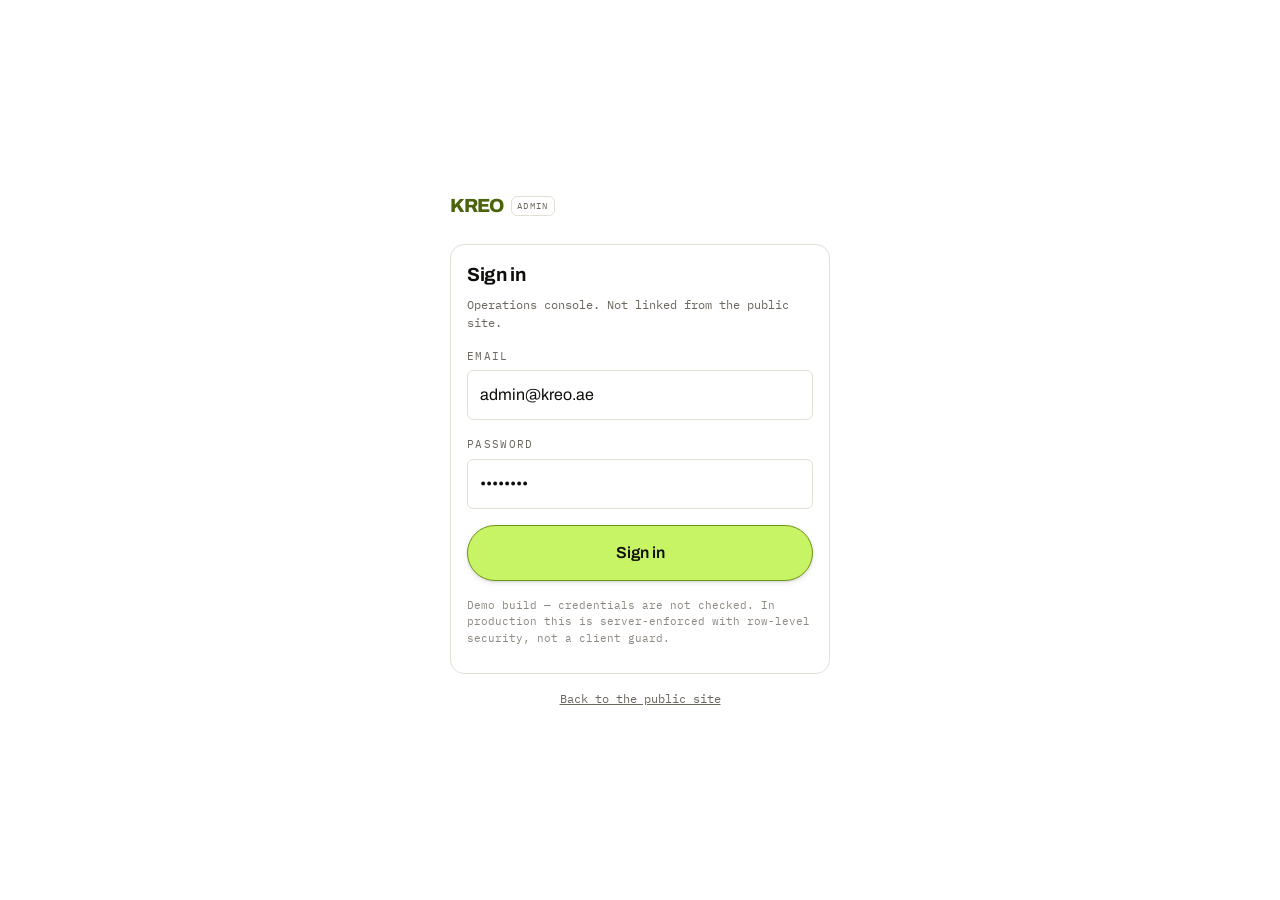
<file: admin.html>
<!DOCTYPE html>
<html lang="en">
<head>
<meta charset="utf-8">
<meta name="viewport" content="width=device-width,initial-scale=1">
<title>KREO Admin</title>
<meta name="robots" content="noindex, nofollow">
<meta name="theme-color" content="#FFFFFF">
<link rel="preconnect" href="https://fonts.googleapis.com">
<link rel="preconnect" href="https://fonts.gstatic.com" crossorigin>
<link href="https://fonts.googleapis.com/css2?family=Archivo:wght@400;500;600;700;800;900&family=Manrope:wght@400;500;600;700;800&family=Inter:wght@400;500;600;700;800&family=IBM+Plex+Mono:wght@400;500&display=swap" rel="stylesheet">
<style>

/* ============================================================
   QUEST — tokens
   Palette + type taken from the brief's colour scheme board.
   Orange is a signal colour: graphics and large type only.
   ============================================================ */
:root{
  --ink:#0F0E0C; --ink-2:#2A2723; --paper:#FFFFFF; --surface:#FFF;
  --line:#E4DFD5; --grey:#6B665E; --grey-2:#8E8880;
  /* Signal lime. Luminance .78 — it is a FILL, never text on light.
     --on-brand is the label colour that sits on a lime fill;
     --brand-ink is the readable-as-text role. Both are roles,
     not shades, so dark mode can invert them independently. */
  --brand:#C7F464;      /* fill · ink label reads 15.21 on it */
  --on-brand:#0F0E0C;   /* label colour ON a brand fill */
  --brand-ink:#4A630D;  /* 6.42 on paper — lime as readable text */
  --brand-soft:#F4FBDE; --brand-edge:#6E9314; --live:#C0180A; --good:#0E7A4F;
  /* Hero sits on lime in both themes, so its text colours are fixed
     rather than theme-derived — cream ink on lime would vanish. */
  --hero-ink:#14401F; --hero-accent:#0A2A12; --hero-btn:#14401F;
  --close-end:#D9F58C; --close-sub:#3F5F45;
  --trail-c:#6E9314;

  --f-display:'Archivo',system-ui,sans-serif;
  --f:'Archivo',system-ui,-apple-system,sans-serif;
  --m:'IBM Plex Mono',ui-monospace,monospace;

  --t-2xs:11px; --t-xs:12px; --t-sm:14px; --t-base:16px;
  --t-lg:19px; --t-xl:23px; --t-2xl:30px; --t-3xl:42px; --t-4xl:56px;

  --s1:4px; --s2:8px; --s3:12px; --s4:16px; --s5:24px;
  --s6:32px; --s7:48px; --s8:64px;

  --r1:6px; --r2:14px; --r3:20px; --pill:999px;
  --sh:0 1px 2px rgba(15,14,12,.05),0 10px 30px -18px rgba(15,14,12,.25);
  /* Button lift. Four values, scaled to weight: a quiet button that
     casts the same shadow as a primary is no longer quiet. */
  --btn-sh:0 1px 2px rgba(15,14,12,.08),0 2px 6px -1px rgba(15,14,12,.14);
  --btn-sh-h:0 2px 4px rgba(15,14,12,.10),0 8px 18px -4px rgba(15,14,12,.22);
  --btn-sh-a:0 1px 1px rgba(15,14,12,.14);
  --btn-sh-soft:0 1px 2px rgba(15,14,12,.06);
  --scrim:rgba(255,255,255,.88);   /* sticky bars */
  --scrim-2:rgba(255,255,255,.94);
  --on-media:#FAF8F4;              /* text over photos — never flips */
  --ok-bg:#F2FAF6;
  --ez:cubic-bezier(.2,.7,.3,1);
}

/* Dark. ink/paper are a *pair* — flipping both keeps every
   ink-on-paper component correct without touching a component.
   brand-ink lightens: it is the readable-brand role, not a hue. */
[data-theme=dark]{
  --ink:#F4F1EB; --ink-2:#DCD6CB; --paper:#0D0C0B; --surface:#171614;
  --line:#2E2B26; --grey:#9C968C; --grey-2:#8E887C;
  --trail-c:#C7F464;
  --close-end:#AFDD5C; --close-sub:#2F4A18;
  --brand:#C7F464; --on-brand:#0F0E0C; --brand-ink:#C7F464;
  --brand-soft:#242D12; --brand-edge:#C7F464;
  --live:#FF4B33; --good:#3FBF87;
  --sh:0 1px 2px rgba(0,0,0,.4),0 10px 30px -18px rgba(0,0,0,.8);
  /* On near-black a cast shadow is invisible, so depth comes from a
     rim highlight above plus a deeper shadow below. */
  --btn-sh:0 1px 0 rgba(255,255,255,.08) inset,0 2px 8px -2px rgba(0,0,0,.75);
  --btn-sh-h:0 1px 0 rgba(255,255,255,.12) inset,0 10px 22px -6px rgba(0,0,0,.9);
  --btn-sh-a:0 1px 2px rgba(0,0,0,.6);
  --btn-sh-soft:0 1px 4px -1px rgba(0,0,0,.6);
  --scrim:rgba(13,12,11,.85); --scrim-2:rgba(23,22,20,.94);
  --ok-bg:#12241B;
}
[data-theme=dark] .story__img,[data-theme=dark] .face{border-color:var(--surface)}
[data-theme=dark] .btn[data-v=primary]:hover{background:#D6FA84;box-shadow:var(--btn-sh-h)}
[data-theme=dark] img{filter:brightness(.94)}
[data-theme=dark] .qr,[data-theme=dark] .qr i{filter:none}

*,*::before,*::after{box-sizing:border-box}
html{-webkit-text-size-adjust:100%;overflow-x:hidden}
body{
  margin:0;background:var(--paper);color:var(--ink);
  font-family:var(--f);font-size:var(--t-base);line-height:1.5;
  -webkit-font-smoothing:antialiased;
  padding-bottom:env(safe-area-inset-bottom);
}
img{display:block;max-width:100%}
button{font:inherit;color:inherit;background:none;border:0}
a{color:inherit;text-decoration:none}
input,select,textarea{font:inherit;color:inherit}
:where(a,button,input,select,textarea,[tabindex]):focus-visible{
  outline:2px solid var(--brand-ink);outline-offset:2px;border-radius:var(--r1)}
@media(prefers-reduced-motion:reduce){*,*::before,*::after{animation:none!important;transition:none!important}}

/* --- type ---------------------------------------------------- */
.d1{font-size:var(--t-4xl);font-weight:800;line-height:.92;letter-spacing:-.045em;margin:0}
.d2{font-size:var(--t-3xl);font-weight:800;line-height:.96;letter-spacing:-.04em;margin:0}
.h1{font-size:var(--t-2xl);font-weight:800;line-height:1.05;letter-spacing:-.035em;margin:0}
.h2{font-size:var(--t-xl);font-weight:700;line-height:1.15;letter-spacing:-.03em;margin:0}
.h3{font-size:var(--t-lg);font-weight:700;line-height:1.2;letter-spacing:-.02em;margin:0}
.body{font-size:var(--t-base);color:var(--grey);margin:0}
.meta{font-family:var(--m);font-size:var(--t-xs);color:var(--grey);margin:0}
.eyebrow{font-family:var(--m);font-size:var(--t-2xs);text-transform:uppercase;
  letter-spacing:.14em;color:var(--grey);margin:0}
.price{font-family:var(--m);font-size:var(--t-sm);font-weight:500;color:var(--brand-ink)}
.price[data-free=true]{color:var(--grey)}
.muted{color:var(--grey)}

/* --- buttons -------------------------------------------------- */
.btn{display:inline-flex;align-items:center;justify-content:center;gap:var(--s2);
  padding:11px var(--s4);border:1px solid transparent;border-radius:var(--pill);
  font-size:var(--t-sm);font-weight:600;cursor:pointer;
  transition:transform .12s var(--ez),background-color .15s var(--ez),
             color .15s var(--ez),box-shadow .15s var(--ez)}
/* Pressing flattens the shadow as the button travels down. Without
   it the lift reads as a sticker rather than a control. */
.btn:active{transform:translateY(1px) scale(.99);box-shadow:var(--btn-sh-a)}
/* Lime on cream has no visible edge (1.20:1). The border supplies
   the component boundary WCAG 1.4.11 requires; dark mode does not
   need it, where lime reads 15.40:1 against the page. */
.btn[data-v=primary]{background:var(--brand);color:var(--on-brand);
  border-color:var(--brand-edge);box-shadow:var(--btn-sh)}
.btn[data-v=primary]:hover{background:#B4E24A;box-shadow:var(--btn-sh-h)}
.btn[data-v=ink]{background:var(--ink);color:var(--paper);box-shadow:var(--btn-sh)}
.btn[data-v=ink]:hover{background:var(--ink-2);box-shadow:var(--btn-sh-h)}
.btn[data-v=outline]{border-color:var(--ink);box-shadow:var(--btn-sh-soft)}
.btn[data-v=outline]:hover{background:var(--ink);color:var(--paper);box-shadow:var(--btn-sh-h)}
/* quiet stays flat until touched — that is what makes it quiet */
.btn[data-v=quiet]{color:var(--grey)}
.btn[data-v=quiet]:hover{color:var(--ink);background:var(--brand-soft);box-shadow:var(--btn-sh-soft)}
.btn[data-size=lg]{padding:15px var(--s5);font-size:var(--t-base);width:100%}
.btn[disabled]{opacity:.4;cursor:not-allowed;box-shadow:none}
.btn[disabled]:hover{box-shadow:none}
.btn-row{display:flex;gap:var(--s2);flex-wrap:wrap}

/* --- chips / tags --------------------------------------------- */
.chip{display:inline-flex;align-items:center;gap:6px;padding:7px var(--s3);min-height:44px;
  border:1px solid var(--line);border-radius:var(--pill);background:var(--surface);
  font-family:var(--m);font-size:var(--t-xs);cursor:pointer;white-space:nowrap;
  transition:background-color .15s var(--ez),border-color .15s var(--ez)}
.chip:hover{border-color:var(--ink)}
.chip[aria-pressed=true]{background:var(--brand);border-color:var(--brand-edge);color:var(--on-brand)}
.tag{display:inline-block;padding:3px 7px;font-family:var(--m);font-size:var(--t-2xs);
  text-transform:uppercase;letter-spacing:.1em;border:1px solid var(--ink);border-radius:var(--r1)}
.tag[data-t=ink]{background:var(--ink);color:var(--paper)}
.tag[data-t=brand]{background:var(--brand);color:var(--on-brand);border-color:var(--brand-edge)}
.tag[data-t=soft]{background:var(--brand-soft);color:var(--brand-ink);border-color:transparent}
.tag[data-t=line]{background:transparent;color:var(--grey);border-color:var(--line)}

.live{display:inline-flex;align-items:center;gap:6px;font-family:var(--m);
  font-size:var(--t-2xs);text-transform:uppercase;letter-spacing:.12em;color:var(--live)}
.live::before{content:'';width:7px;height:7px;border-radius:50%;background:var(--live);
  animation:pulse 1.8s infinite}
@keyframes pulse{0%{box-shadow:0 0 0 0 rgba(224,27,0,.5)}
  70%{box-shadow:0 0 0 7px rgba(224,27,0,0)}100%{box-shadow:0 0 0 0 rgba(224,27,0,0)}}

/* --- avatar / mark -------------------------------------------- */
.mark{display:grid;place-items:center;flex:none;width:28px;height:28px;border-radius:var(--r1);
  background:var(--ink);color:var(--paper);font-family:var(--m);font-size:var(--t-2xs)}
.mark[data-size=lg]{width:52px;height:52px;font-size:var(--t-sm);border-radius:var(--r2)}

/* --- social proof --------------------------------------------- */
.going{display:flex;align-items:center;gap:var(--s2)}
.going__stack{display:flex}
.face{width:24px;height:24px;border-radius:50%;flex:none;border:2px solid var(--surface);
  display:grid;place-items:center;background:var(--ink-2);color:var(--paper);
  font-family:var(--m);font-size:9px}
.face+.face{margin-left:-8px}
.going__n{font-family:var(--m);font-size:var(--t-xs);color:var(--grey)}
.going__n b{color:var(--ink);font-weight:600}

/* --- save ------------------------------------------------------ */
.save{position:absolute;top:var(--s3);right:var(--s3);z-index:2;width:44px;height:44px;
  display:grid;place-items:center;cursor:pointer;background:none;
  transition:transform .18s var(--ez)}
.save:hover svg{transform:scale(1.12)}
.save:active{transform:scale(.86)}

/* SVG rather than the heart glyphs: outline and filled hearts sit
   on different baselines in most system fonts, so the icon jumped
   on toggle. One path, fill swaps. */
.save svg{width:23px;height:23px;display:block;overflow:visible}
.save svg{filter:drop-shadow(0 1px 2px rgba(15,14,12,.55))
                 drop-shadow(0 0 6px rgba(15,14,12,.45));
  transition:transform .18s var(--ez)}
.save svg path{
  fill:rgba(15,14,12,.28);stroke:#fff;stroke-width:2;stroke-linejoin:round;
  transition:fill .2s var(--ez),stroke .2s var(--ez)}
.save[aria-pressed=true] svg path{fill:var(--brand);stroke:#fff}

/* The fill pops once on save. Confirmation you can feel. */
@keyframes savepop{
  0%{transform:scale(1)} 40%{transform:scale(1.28)} 100%{transform:scale(1)}
}
.save[aria-pressed=true] svg{animation:savepop .32s var(--ez)}
@media(prefers-reduced-motion:reduce){.save[aria-pressed=true] svg{animation:none}}

/* --- category tiles: label + live count (counts are information,
       circles were decoration) --------------------------------- */
.cat{display:flex;align-items:center;gap:var(--s3);flex:none;
  padding:var(--s3);width:186px;background:var(--surface);
  border:1px solid var(--line);border-radius:var(--r2);cursor:pointer;text-align:left;
  transition:border-color .15s var(--ez),transform .15s var(--ez)}
.cat:hover{border-color:var(--ink);transform:translateY(-2px)}
.cat__i{width:40px;height:40px;border-radius:var(--r1);object-fit:cover;flex:none}
.cat__l{font-weight:600;font-size:var(--t-sm);line-height:1.2}
.cat__n{font-family:var(--m);font-size:var(--t-2xs);color:var(--grey)}
.cat[aria-pressed=true]{border-color:var(--brand-edge);background:var(--brand-soft)}
.cat[aria-pressed=true] .cat__n{color:var(--brand-ink)}
.cat-grid{display:grid;gap:var(--s3);grid-template-columns:repeat(auto-fill,minmax(186px,1fr))}
.cat-grid .cat{width:auto}

/* --- follow card (Luma's "Featured Calendars") ---------------- */
.follow{display:flex;align-items:center;gap:var(--s3);padding:var(--s4);
  background:var(--surface);border:1px solid var(--line);border-radius:var(--r2)}
.follow__b{flex:1;min-width:0}
.follow__b p{margin:0}
.follow__d{font-size:var(--t-sm);color:var(--grey);
  display:-webkit-box;-webkit-line-clamp:2;-webkit-box-orient:vertical;overflow:hidden}

/* --- city header --------------------------------------------- */
.city{display:flex;align-items:center;gap:var(--s4);flex-wrap:wrap}
.city__i{width:64px;height:64px;border-radius:var(--r2);object-fit:cover;flex:none}

/* --- date rail  (signature) ------------------------------------ */
.rail{display:grid;grid-template-columns:92px 1fr;gap:var(--s5)}
.rail+.rail{margin-top:var(--s6)}
.rail__d{position:relative;padding-top:2px}
.rail__n{font-size:44px;font-weight:800;line-height:.85;letter-spacing:-.05em}
.rail__m,.rail__w{font-family:var(--m);font-size:var(--t-2xs);text-transform:uppercase;
  letter-spacing:.16em;color:var(--grey);margin-top:5px}
.rail__w{color:var(--brand-ink);margin-top:2px}
.rail__d[data-today=true] .rail__n{color:var(--brand-ink)}
.rail__list{display:grid;gap:var(--s3);border-left:1px solid var(--line);padding-left:var(--s5)}
@media(max-width:720px){
  .rail{grid-template-columns:1fr;gap:var(--s3)}
  .rail__d{display:flex;align-items:baseline;gap:var(--s3)}
  .rail__n{font-size:30px}.rail__m,.rail__w{margin-top:0}
  .rail__list{border-left:0;padding-left:0}
}

/* --- card ------------------------------------------------------ */
.card{position:relative;display:block;background:var(--surface);border:1px solid var(--line);
  border-radius:var(--r2);overflow:hidden;cursor:pointer;
  transition:border-color .15s var(--ez),transform .15s var(--ez),box-shadow .2s var(--ez)}
.card:hover{border-color:var(--ink);transform:translateY(-2px);box-shadow:var(--sh)}
.card:active{transform:scale(.99)}
.card__b{min-width:0}
.card__tags{display:flex;gap:6px;margin-bottom:var(--s2);flex-wrap:wrap;align-items:center}
.card__f{display:flex;align-items:center;gap:var(--s2);margin-top:var(--s3);min-width:0}
.card__f .meta{overflow:hidden;text-overflow:ellipsis;white-space:nowrap;min-width:0}
.card__f .price{flex:none}
.card__t{margin:0 0 var(--s2)}
.card__when{margin:0 0 2px}
.card__where{margin:0;overflow:hidden;text-overflow:ellipsis;white-space:nowrap}
/* status left, price right — price never gets squeezed by a long
   status label, because it is the number people scan for */
.card__s{display:flex;align-items:center;gap:var(--s2);margin-top:var(--s3);min-width:0}
.card__s .price,.card__s .price-gate{margin-left:auto;flex:none}
/* Reads as a deliberate lock, not as a loading state */
.price-gate{display:inline-flex;align-items:center;gap:6px;flex:none;
  font-family:var(--m);font-size:var(--t-xs);color:var(--grey-2)}
.price-gate b{font-weight:600;color:var(--brand-ink);
  text-decoration:underline;text-underline-offset:2px}
.price-gate span[aria-hidden]{letter-spacing:-1px;font-size:9px;opacity:.6}
.card__s .tag,.card__s .live{flex:none}

.card[data-v=row]{display:grid;grid-template-columns:1fr 108px;gap:var(--s4);padding:var(--s4);align-items:start}
.card[data-v=row] .card__img{width:108px;height:108px;border-radius:var(--r1);object-fit:cover}
@media(max-width:560px){
  .card[data-v=row]{grid-template-columns:1fr 84px;gap:var(--s3);padding:var(--s3)}
  .card[data-v=row] .card__img{width:84px;height:84px}
}
.card[data-v=tile] .card__img{width:100%;aspect-ratio:4/3;object-fit:cover}
.card[data-v=tile] .card__b{padding:var(--s4)}
.card[data-v=hero]{border:0;min-height:360px;display:flex;align-items:flex-end}
.card[data-v=hero] .card__img{position:absolute;inset:0;width:100%;height:100%;object-fit:cover}
.card[data-v=hero]::after{content:'';position:absolute;inset:0;
  background:linear-gradient(to top,rgba(15,14,12,.9) 0%,rgba(15,14,12,.35) 48%,transparent 78%)}
.card[data-v=hero] .card__b{position:relative;z-index:1;padding:var(--s5);color:var(--on-media);width:100%}
.card[data-v=hero] .meta,.card[data-v=hero] .going__n{color:rgba(250,248,244,.75)}
.card[data-v=hero] .h1{color:var(--on-media)}
.card[data-v=hero] .going__n b{color:var(--on-media)}
.card[data-v=hero] .face{border-color:rgba(15,14,12,.85);background:#3A352E;color:var(--on-media)}
.card[data-state=soldout] .card__img{filter:grayscale(1);opacity:.55}

/* --- forms ----------------------------------------------------- */
.field{display:grid;gap:6px;margin-bottom:var(--s4)}
.label{font-family:var(--m);font-size:var(--t-2xs);text-transform:uppercase;
  letter-spacing:.12em;color:var(--grey)}
.input{width:100%;padding:12px var(--s3);background:var(--surface);
  border:1px solid var(--line);border-radius:var(--r1);font-size:var(--t-base)}
.input:focus{border-color:var(--ink);outline:none}
.input::placeholder{color:var(--grey-2)}
textarea.input{min-height:96px;resize:vertical}
.hint{font-family:var(--m);font-size:var(--t-2xs);color:var(--grey-2)}
.two{display:grid;grid-template-columns:1fr 1fr;gap:var(--s3)}
@media(max-width:520px){.two{grid-template-columns:1fr}}

.toggle{display:flex;align-items:center;gap:var(--s3);cursor:pointer;
  padding:var(--s3) 0;border-bottom:1px solid var(--line)}
.toggle input{position:absolute;opacity:0;width:0;height:0}
.track{width:42px;height:24px;border-radius:var(--pill);background:var(--line);
  position:relative;transition:background-color .18s var(--ez);flex:none}
.track::after{content:'';position:absolute;top:3px;left:3px;width:18px;height:18px;
  border-radius:50%;background:#fff;transition:transform .18s var(--ez)}
.toggle input:checked+.track{background:var(--brand-edge)}
.toggle input:checked+.track::after{transform:translateX(18px)}
.toggle input:focus-visible+.track{outline:2px solid var(--brand-ink);outline-offset:2px}

.stepper{display:inline-flex;align-items:center;border:1px solid var(--line);border-radius:var(--r1)}
.stepper button{width:46px;height:46px;font-size:19px;cursor:pointer}
.stepper button:hover{background:var(--brand-soft)}
.stepper span{min-width:44px;text-align:center;font-family:var(--m);font-weight:500}

/* --- ticket ---------------------------------------------------- */
.ticket{background:var(--surface);border:1px solid var(--line);border-radius:var(--r2);overflow:hidden}
.ticket__top{padding:var(--s5);display:grid;justify-items:center;gap:var(--s4);text-align:center}
/* QR stays light in both themes — inverted codes fail most scanners */
.qr{display:grid;padding:12px;background:#fff;border-radius:var(--r1)}
.qr i{display:block;width:6px;height:6px}
.perf{height:1px;border:0;border-top:2px dashed var(--line);margin:0;position:relative}
.perf::before,.perf::after{content:'';position:absolute;top:-11px;width:22px;height:22px;
  border-radius:50%;background:var(--paper)}
.perf::before{left:-11px}.perf::after{right:-11px}
.ticket__bot{padding:var(--s4) var(--s5);display:grid;gap:var(--s2)}
.kv{display:flex;justify-content:space-between;gap:var(--s4);font-size:var(--t-sm)}
.kv dt{color:var(--grey)}
.kv dd{margin:0;font-family:var(--m);text-align:right;min-width:0;overflow-wrap:anywhere}
.kv dt{flex:none}

/* --- misc ------------------------------------------------------ */
.panel{background:var(--surface);border:1px solid var(--line);border-radius:var(--r2);padding:var(--s5)}
.ink-panel{background:var(--ink);color:var(--paper);border-radius:var(--r2);padding:var(--s5)}
.ink-panel .meta,.ink-panel .body{color:rgba(250,248,244,.66)}
.empty{text-align:center;padding:var(--s8) var(--s5);border:1px dashed var(--line);
  border-radius:var(--r2);background:var(--surface)}
.empty__m{font-size:var(--t-3xl);font-weight:800;color:var(--brand-ink);line-height:1;letter-spacing:-.04em}
.roster{display:grid;gap:var(--s2)}
.roster__r{display:grid;grid-template-columns:36px 1fr auto;gap:var(--s3);align-items:center;
  padding:var(--s3);background:var(--surface);border:1px solid var(--line);border-radius:var(--r1)}
.roster__r[data-in=true]{border-color:var(--good);background:var(--ok-bg)}
.stat{display:grid;gap:2px}
.stat b{font-size:var(--t-2xl);font-weight:800;letter-spacing:-.03em;line-height:1}
.stats{display:grid;grid-template-columns:repeat(auto-fit,minmax(110px,1fr));gap:var(--s4)}
.tabs{display:flex;gap:var(--s1);background:var(--surface);border:1px solid var(--line);
  border-radius:var(--pill);padding:var(--s1);width:fit-content}
.tabs button{padding:8px var(--s4);border-radius:var(--pill);font-size:var(--t-sm);
  font-weight:600;color:var(--grey);cursor:pointer}
.tabs button[aria-selected=true]{background:var(--ink);color:var(--paper)}
.plan{display:grid;gap:var(--s3);padding:var(--s5);border-radius:var(--r2);
  border:1px solid var(--line);background:var(--surface)}
.plan[data-hot=true]{border-color:var(--brand-edge);border-width:2px}
.plan ul{margin:0;padding-left:var(--s4);display:grid;gap:var(--s2);
  font-size:var(--t-sm);color:var(--grey)}
.note{background:var(--brand-soft);border-radius:var(--r1);padding:var(--s3);
  font-size:var(--t-sm);color:var(--brand-ink)}

/* --- shell ----------------------------------------------------- */
.wrap{max-width:940px;margin:0 auto;padding:0 var(--s5)}
.grid{display:grid;gap:var(--s4);grid-template-columns:repeat(auto-fill,minmax(230px,1fr))}
.stack{display:grid;gap:var(--s3)}
.scroll-x{display:flex;gap:var(--s3);overflow-x:auto;padding-bottom:var(--s2);
  scrollbar-width:thin;-webkit-overflow-scrolling:touch}
.sec{padding:var(--s6) 0}
.sec__h{display:flex;align-items:baseline;justify-content:space-between;gap:var(--s3);
  margin-bottom:var(--s4);flex-wrap:wrap}
.hr{height:1px;background:var(--line);border:0;margin:var(--s6) 0}

.top{position:sticky;top:0;z-index:20;display:flex;align-items:center;gap:var(--s4);
  justify-content:space-between;padding:var(--s3) var(--s5);
  background:var(--scrim);backdrop-filter:blur(12px);border-bottom:1px solid var(--line)}
.brand{font-size:var(--t-xl);font-weight:800;letter-spacing:-.05em;color:var(--brand-ink)}
.top__nav{display:flex;gap:var(--s5)}
.top__nav a{font-family:var(--m);font-size:var(--t-xs);text-transform:uppercase;
  letter-spacing:.1em;color:var(--grey);padding-bottom:2px;border-bottom:1px solid transparent}
.top__nav a:hover{color:var(--ink)}
.top__nav a[aria-current=page]{color:var(--ink);border-bottom-color:var(--brand)}
/* The top bar is now the only navigation, so it scrolls
   horizontally on narrow screens rather than disappearing. */
@media(max-width:720px){
  .top__nav{gap:var(--s4);overflow-x:auto;scrollbar-width:none;
    -webkit-overflow-scrolling:touch;flex:1;min-width:0}
  .top__nav::-webkit-scrollbar{display:none}
  .top__nav a{white-space:nowrap;padding-bottom:4px}
  .top{gap:var(--s3);padding:var(--s3) var(--s4)}
  .brand{font-size:var(--t-lg)}
}
@media(max-width:520px){
  .top .btn[data-v=ink]{padding:9px var(--s3);font-size:var(--t-2xs)}
  .theme{width:36px;height:36px}
}
/* At 320px the nav strip is left with ~40px. The wordmark is the
   least useful thing in the bar once you are inside the app. */
@media(max-width:340px){
  .brand{font-size:0}
  .brand::after{content:'K';font-size:var(--t-lg)}
  .top{gap:var(--s2);padding:var(--s3) var(--s3)}
  .theme{width:32px;height:32px}
}

.bar{position:fixed;left:0;right:0;bottom:0;z-index:25;
  display:flex;align-items:center;gap:var(--s4);padding:var(--s3) var(--s5);
  background:var(--scrim-2);backdrop-filter:blur(12px);border-top:1px solid var(--line)}
.bar .btn{flex:none;min-width:150px}

.theme{width:40px;height:40px;display:grid;place-items:center;border-radius:var(--r1);
  border:1px solid var(--line);cursor:pointer;font-size:15px;flex:none;
  transition:background-color .15s var(--ez),border-color .15s var(--ez)}
.theme:hover{border-color:var(--ink);background:var(--brand-soft)}
#searchbtn svg{width:17px;height:17px;fill:none;stroke:currentColor;
  stroke-width:2;stroke-linecap:round}
/* current page: the icon fills so you can tell you are already there */
#searchbtn[aria-current=page]{background:var(--brand);border-color:var(--brand-edge);
  color:var(--on-brand)}

.back{display:inline-flex;align-items:center;gap:6px;font-family:var(--m);
  font-size:var(--t-xs);color:var(--grey);padding:var(--s4) var(--s2) var(--s4) 0;
  min-height:44px;cursor:pointer}
.back:hover{color:var(--ink)}

.cover{width:100%;aspect-ratio:16/10;object-fit:cover;border-radius:var(--r2)}
@media(max-width:560px){.cover{aspect-ratio:4/3}}


/* ============================================================
   ADMIN CONSOLE
   A control surface, not a shop window. Dense rows, one accent,
   no motion. Tokens are shared with the public site so the two
   cannot drift, but every proportion here is tighter.
   ============================================================ */
body{padding-bottom:0;font-size:var(--t-sm)}

/* --- app frame: fixed sidebar, scrolling main ---------------- */
.ap{display:grid;grid-template-columns:236px 1fr;min-height:100vh}
.side{position:sticky;top:0;height:100vh;overflow-y:auto;
  background:var(--surface);border-right:1px solid var(--line);
  display:grid;grid-template-rows:auto 1fr auto;scrollbar-width:thin}
.side__b{padding:var(--s4) var(--s4) var(--s3);display:flex;align-items:center;gap:8px}
.side__b b{font-family:var(--f-display);font-size:var(--t-lg);font-weight:800;letter-spacing:-.05em;color:var(--brand-ink)}
.side__b em{font-style:normal;font-family:var(--m);font-size:9px;letter-spacing:.14em;
  text-transform:uppercase;color:var(--grey);border:1px solid var(--line);
  padding:2px 5px;border-radius:var(--r1)}
.side__n{padding:0 var(--s2);display:grid;gap:1px;align-content:start}
.side__g{font-family:var(--m);font-size:9px;text-transform:uppercase;letter-spacing:.12em;
  color:var(--grey-2);padding:var(--s4) var(--s3) 6px}
.side a{display:flex;align-items:center;gap:10px;padding:8px var(--s3);border-radius:var(--r1);
  color:var(--grey);font-size:var(--t-sm);transition:background-color .1s var(--ez)}
.side a:hover{background:var(--brand-soft);color:var(--brand-ink)}
.side a[aria-current=page]{background:var(--ink);color:var(--paper);font-weight:600}
.side a i{font-style:normal;width:16px;text-align:center;font-size:13px;opacity:.85}
.side a u{margin-left:auto;text-decoration:none;font-family:var(--m);font-size:9px;
  padding:1px 6px;border-radius:var(--pill);background:var(--live);color:#fff}
.side a[aria-current=page] u{background:var(--paper);color:var(--ink)}
.side__f{padding:var(--s3) var(--s4);border-top:1px solid var(--line);display:grid;gap:6px}
.side__f a{padding:6px var(--s2);font-size:var(--t-xs)}

.main{min-width:0;display:flex;flex-direction:column}
.top2{position:sticky;top:0;z-index:20;display:flex;align-items:center;gap:var(--s3);
  padding:var(--s3) var(--s5);background:var(--scrim);backdrop-filter:blur(10px);
  border-bottom:1px solid var(--line)}
.crumb{font-family:var(--m);font-size:var(--t-2xs);color:var(--grey);letter-spacing:.06em}
.crumb b{color:var(--ink);font-weight:600}
.gsearch{flex:1;max-width:420px;position:relative}
.gsearch input{width:100%;padding:8px 12px 8px 32px;border:1px solid var(--line);
  border-radius:var(--r1);background:var(--surface);font-size:var(--t-sm)}
.gsearch svg{position:absolute;left:10px;top:9px;width:15px;height:15px;
  fill:none;stroke:var(--grey-2);stroke-width:2}
.gsearch kbd{position:absolute;right:8px;top:8px;font-family:var(--m);font-size:9px;
  color:var(--grey-2);border:1px solid var(--line);border-radius:3px;padding:2px 5px}
.top2__r{margin-left:auto;display:flex;align-items:center;gap:var(--s2)}

.page{padding:var(--s5);display:grid;gap:var(--s4);align-content:start;flex:1}
@media(max-width:1000px){
  .ap{grid-template-columns:1fr}
  .side{position:static;height:auto;grid-template-rows:auto auto auto}
  .side__n{grid-auto-flow:column;overflow-x:auto;scrollbar-width:none}
  .side__n::-webkit-scrollbar{display:none}
  .side__g,.side__f{display:none}
  .side a{white-space:nowrap}
  .page{padding:var(--s4)}
  .gsearch kbd{display:none}
}

/* --- page header --------------------------------------------- */
.ph{display:flex;align-items:flex-start;justify-content:space-between;gap:var(--s4);
  flex-wrap:wrap}
.ph h1{font-family:var(--f-display);font-size:var(--t-2xl);font-weight:800;letter-spacing:-.035em;margin:0}
.ph p{margin:3px 0 0;font-size:var(--t-sm);color:var(--grey)}

/* --- metric strip -------------------------------------------- */
.mets{display:grid;grid-template-columns:repeat(auto-fit,minmax(150px,1fr));gap:var(--s3)}
.met{padding:var(--s4);border:1px solid var(--line);border-radius:var(--r2);
  background:var(--surface)}
.met b{display:block;font-family:var(--f-display);font-size:26px;font-weight:800;letter-spacing:-.03em;line-height:1.05}
.met span{font-family:var(--m);font-size:9px;text-transform:uppercase;letter-spacing:.1em;
  color:var(--grey);display:block;margin-top:3px}
.met i{font-style:normal;font-family:var(--m);font-size:var(--t-2xs);display:block;margin-top:6px}
.met i[data-d=up]{color:var(--good)}
.met i[data-d=down]{color:var(--live)}
.met i[data-d=flat]{color:var(--grey-2)}

/* --- card ---------------------------------------------------- */
.cd{background:var(--surface);border:1px solid var(--line);border-radius:var(--r2);
  overflow:hidden}
.cd__h{display:flex;align-items:center;gap:var(--s3);padding:var(--s3) var(--s4);
  border-bottom:1px solid var(--line);flex-wrap:wrap}
.cd__h h2{font-size:var(--t-base);font-weight:700;letter-spacing:-.01em;margin:0}
.cd__h .meta{margin:0}
.cd__h>.btn-row{margin-left:auto}
.cd__b{padding:var(--s4)}
.cd__b--flush{padding:0}
.cd__f{padding:var(--s3) var(--s4);border-top:1px solid var(--line);
  display:flex;align-items:center;gap:var(--s3);flex-wrap:wrap}

/* --- toolbar (filters above a table) ------------------------- */
.tb{display:flex;align-items:center;gap:var(--s2);padding:var(--s3) var(--s4);
  border-bottom:1px solid var(--line);flex-wrap:wrap}
.tb input,.tb select{padding:7px 10px;border:1px solid var(--line);border-radius:var(--r1);
  background:var(--surface);font-size:var(--t-sm)}
.tb input[type=search]{min-width:180px}
.tb__r{margin-left:auto;display:flex;align-items:center;gap:var(--s2)}
.seg2{display:flex;border:1px solid var(--line);border-radius:var(--r1);overflow:hidden}
.seg2 button{padding:7px 12px;font-size:var(--t-xs);font-weight:600;color:var(--grey);
  cursor:pointer;border-right:1px solid var(--line)}
.seg2 button:last-child{border-right:0}
.seg2 button[aria-pressed=true]{background:var(--ink);color:var(--paper)}

.views{display:flex;align-items:center;gap:6px;flex-wrap:wrap;
  padding:8px var(--s4);border-bottom:1px solid var(--line);background:var(--paper)}
.vchip{display:inline-flex;align-items:center;border:1px solid var(--line);
  border-radius:var(--pill);background:var(--surface);overflow:hidden}
.vchip button{padding:4px 10px;font-size:var(--t-xs);font-weight:600;cursor:pointer;
  color:var(--ink)}
.vchip button:first-child:hover{background:var(--brand-soft);color:var(--brand-ink)}
.vchip button:last-child{padding:4px 8px 4px 4px;color:var(--grey-2);font-size:13px}
.vchip button:last-child:hover{color:var(--live)}

/* --- data table ---------------------------------------------- */
.tw{overflow-x:auto}
table.dt{width:100%;border-collapse:collapse;font-size:var(--t-sm)}
.dt th{text-align:left;font-family:var(--m);font-size:9px;text-transform:uppercase;
  letter-spacing:.1em;color:var(--grey);font-weight:500;padding:10px var(--s4);
  border-bottom:1px solid var(--line);white-space:nowrap;background:var(--surface);
  position:sticky;top:0;z-index:2}
.dt th[data-sort]{cursor:pointer;user-select:none}
.dt th[data-sort]:hover{color:var(--ink)}
.dt th[aria-sort] span{color:var(--brand-ink)}
.dt td{padding:11px var(--s4);border-bottom:1px solid var(--line);vertical-align:middle}
.dt tr:last-child td{border-bottom:0}
.dt tbody tr{transition:background-color .1s var(--ez)}
.dt tbody tr:hover{background:var(--brand-soft)}
.dt tbody tr[data-sel=true]{background:var(--brand-soft)}
.dt td.num{font-family:var(--m);text-align:right;white-space:nowrap}
.dt td.act{text-align:right;white-space:nowrap}
.dt .ttl{font-weight:600;letter-spacing:-.01em}
.dt .sub{font-family:var(--m);font-size:var(--t-2xs);color:var(--grey);margin-top:2px}
.dt input[type=checkbox]{width:15px;height:15px;accent-color:var(--brand-edge);cursor:pointer}
.dt .cell{display:flex;align-items:center;gap:10px;min-width:0}
.dt .thumb{width:34px;height:34px;border-radius:var(--r1);object-fit:cover;flex:none;
  border:1px solid var(--line)}

/* --- status pills -------------------------------------------- */
.pill{display:inline-flex;align-items:center;gap:5px;padding:3px 8px;border-radius:var(--pill);
  font-family:var(--m);font-size:9px;letter-spacing:.08em;text-transform:uppercase;
  border:1px solid transparent;white-space:nowrap}
.pill::before{content:'';width:5px;height:5px;border-radius:50%;background:currentColor}
.pill[data-s=live],.pill[data-s=active],.pill[data-s=paid],.pill[data-s=confirmed]
  {background:#EAF7DF;color:#2F6B1F}
.pill[data-s=pending],.pill[data-s=review],.pill[data-s=scheduled]
  {background:var(--brand-soft);color:var(--brand-ink)}
.pill[data-s=draft],.pill[data-s=ended]{background:var(--paper);color:var(--grey);
  border-color:var(--line)}
.pill[data-s=suspended],.pill[data-s=cancelled],.pill[data-s=refunded],.pill[data-s=rejected]
  {background:#FDEBE8;color:#A31708}
[data-theme=dark] .pill[data-s=live],[data-theme=dark] .pill[data-s=active],
[data-theme=dark] .pill[data-s=paid],[data-theme=dark] .pill[data-s=confirmed]
  {background:#16301A;color:#8FD14F}
[data-theme=dark] .pill[data-s=suspended],[data-theme=dark] .pill[data-s=cancelled],
[data-theme=dark] .pill[data-s=refunded],[data-theme=dark] .pill[data-s=rejected]
  {background:#3A1512;color:#FF8A7A}

/* --- bulk action bar ----------------------------------------- */
.bulk{display:flex;align-items:center;gap:var(--s3);padding:10px var(--s4);
  background:var(--ink);color:var(--paper);flex-wrap:wrap}
.bulk b{font-family:var(--m);font-size:var(--t-xs)}
.bulk .btn-row{margin-left:auto}
.bulk .btn[data-v=quiet]{color:rgba(250,248,244,.8)}
.bulk .btn[data-v=quiet]:hover{color:var(--paper);background:rgba(250,248,244,.12)}

/* --- detail drawer ------------------------------------------- */
.dw{position:fixed;inset:0;z-index:80;display:none}
.dw[data-open=true]{display:block}
.dw__s{position:absolute;inset:0;background:rgba(15,14,12,.45);backdrop-filter:blur(2px)}
.dw__p{position:absolute;top:0;right:0;bottom:0;width:min(520px,100%);
  background:var(--paper);border-left:1px solid var(--line);
  box-shadow:-24px 0 60px -24px rgba(15,14,12,.4);
  display:grid;grid-template-rows:auto 1fr auto;animation:slidein .22s var(--ez)}
@keyframes slidein{from{transform:translateX(24px);opacity:0}to{transform:none;opacity:1}}
.dw__h{padding:var(--s4) var(--s5);border-bottom:1px solid var(--line);
  display:flex;align-items:flex-start;gap:var(--s3);background:var(--surface)}
.dw__h h3{margin:0;font-size:var(--t-lg);font-weight:700;letter-spacing:-.02em}
.dw__h .meta{margin:3px 0 0}
.dw__x{margin-left:auto;width:32px;height:32px;border-radius:var(--r1);cursor:pointer;
  display:grid;place-items:center;color:var(--grey);font-size:17px;flex:none}
.dw__x:hover{background:var(--brand-soft);color:var(--brand-ink)}
.dw__b{overflow-y:auto;padding:var(--s5);display:grid;gap:var(--s4);align-content:start}
.dw__f{padding:var(--s4) var(--s5);border-top:1px solid var(--line);background:var(--surface);
  display:flex;gap:var(--s2);flex-wrap:wrap}
.kv2{display:grid;grid-template-columns:120px 1fr;gap:8px var(--s3);font-size:var(--t-sm)}
.kv2 dt{color:var(--grey);font-family:var(--m);font-size:var(--t-2xs);padding-top:2px}
.kv2 dd{margin:0}
@media(prefers-reduced-motion:reduce){.dw__p{animation:none}}

/* --- misc ---------------------------------------------------- */
.tl{display:grid;gap:0}
.tl__r{display:grid;grid-template-columns:112px 1fr auto;gap:var(--s3);padding:9px 0;
  border-bottom:1px solid var(--line);align-items:baseline;font-size:var(--t-sm)}
.tl__r:last-child{border-bottom:0}
.tl__r time{font-family:var(--m);font-size:var(--t-2xs);color:var(--grey-2)}
@media(max-width:560px){.tl__r{grid-template-columns:1fr;gap:2px}}

.bars{display:flex;align-items:flex-end;gap:6px;height:120px;margin-top:var(--s3)}
.bars div{flex:1;display:grid;justify-items:center;gap:6px;align-content:end;height:100%}
.bars i{width:100%;background:var(--brand-soft);border-top:3px solid var(--brand-edge);
  border-radius:3px 3px 0 0;min-height:3px}
.bars span{font-family:var(--m);font-size:9px;color:var(--grey)}

.chips2{display:flex;flex-wrap:wrap;gap:6px}
.chip2{display:inline-flex;align-items:center;gap:6px;padding:5px 10px;border-radius:var(--pill);
  background:var(--brand-soft);color:var(--brand-ink);font-size:var(--t-xs);font-weight:600}
.chip2 button{cursor:pointer;color:inherit;opacity:.55;line-height:1;font-size:13px}
.chip2 button:hover{opacity:1}

.swatch{display:flex;align-items:center;gap:var(--s3);flex-wrap:wrap}
.swatch input[type=color]{width:54px;height:38px;padding:2px;border:1px solid var(--line);
  border-radius:var(--r1);cursor:pointer;background:var(--surface)}
.swatch code{font-family:var(--m);font-size:var(--t-sm)}
/* typeface picker */
/* --- charts: SVG, no library ---------------------------------- */
.ch{display:grid;gap:var(--s3)}
.ch svg{width:100%;height:auto;display:block;overflow:visible}
.ch__area{fill:var(--brand);opacity:.18}
.ch__line{fill:none;stroke:var(--brand-edge);stroke-width:2.5;
  stroke-linejoin:round;stroke-linecap:round}
.ch__dot{fill:var(--surface);stroke:var(--brand-edge);stroke-width:2.5}
.ch__grid{stroke:var(--line);stroke-width:1}
.ch__lab{font-family:var(--m);font-size:9px;fill:var(--grey-2)}
.ch__val{font-family:var(--m);font-size:10px;fill:var(--ink);font-weight:500}

.don{display:flex;align-items:center;gap:var(--s5);flex-wrap:wrap}
.don svg{width:132px;height:132px;flex:none}
.don__k{display:grid;gap:6px;flex:1;min-width:150px}
.don__r{display:flex;align-items:center;gap:8px;font-size:var(--t-xs)}
.don__r i{width:9px;height:9px;border-radius:2px;flex:none}
.don__r b{margin-left:auto;font-family:var(--m);font-weight:500}

.fun{display:grid;gap:6px}
.fun__r{display:grid;grid-template-columns:118px 1fr auto;gap:var(--s3);align-items:center;
  font-size:var(--t-xs)}
.fun__b{height:22px;border-radius:3px;background:var(--brand-soft);
  border-left:3px solid var(--brand-edge);position:relative}
.fun__r b{font-family:var(--m);font-weight:500;white-space:nowrap}
.fun__d{font-family:var(--m);font-size:9px;color:var(--grey-2)}

.rank{display:grid;gap:2px}
.rank__r{display:grid;grid-template-columns:18px 1fr auto;gap:var(--s3);align-items:center;
  padding:7px 0;border-bottom:1px solid var(--line);font-size:var(--t-sm)}
.rank__r:last-child{border-bottom:0}
.rank__r i{font-style:normal;font-family:var(--m);font-size:9px;color:var(--grey-2)}
.rank__r b{font-family:var(--m);font-weight:500}

.two-up{display:grid;grid-template-columns:1fr 1fr;gap:var(--s4)}
@media(max-width:1000px){.two-up{grid-template-columns:1fr}}

/* --- masters -------------------------------------------------- */
.ms{display:grid;grid-template-columns:repeat(auto-fill,minmax(280px,1fr));gap:var(--s3)}
.ms__c{border:1px solid var(--line);border-radius:var(--r2);background:var(--surface);
  overflow:hidden;display:grid;align-content:start}
.ms__h{padding:var(--s3) var(--s4);border-bottom:1px solid var(--line);
  display:flex;align-items:center;gap:8px}
.ms__h b{font-size:var(--t-sm);font-weight:700}
.ms__h .lock{margin-left:auto}
.ms__n{padding:8px var(--s4) 0;font-size:var(--t-2xs);color:var(--grey);line-height:1.5}
.ms__l{padding:var(--s3) var(--s4) var(--s4);display:grid;gap:4px}
.ms__i{display:grid;grid-template-columns:1fr auto auto;gap:8px;align-items:center;
  padding:5px 0;border-bottom:1px solid var(--line);font-size:var(--t-xs)}
.ms__i:last-child{border-bottom:0}
.ms__i span{font-family:var(--m);font-size:9px;color:var(--grey-2)}
.ms__i button{cursor:pointer;color:var(--grey-2);font-size:13px;line-height:1;padding:0 2px}
.ms__i button:hover{color:var(--live)}
.ms__i button[disabled]{opacity:.25;cursor:not-allowed}
.ms__add{display:flex;gap:6px;padding:0 var(--s4) var(--s4)}
.ms__add input{flex:1;min-width:0;padding:6px 9px;border:1px solid var(--line);
  border-radius:var(--r1);background:var(--surface);font-size:var(--t-xs)}

/* --- roles ---------------------------------------------------- */
.matrix{overflow-x:auto}
.matrix table{width:100%;border-collapse:collapse;font-size:var(--t-xs)}
.matrix th{padding:8px var(--s3);border-bottom:1px solid var(--line);text-align:center;
  font-family:var(--m);font-size:9px;text-transform:uppercase;letter-spacing:.08em;
  color:var(--grey);font-weight:500;white-space:nowrap}
.matrix th:first-child{text-align:left}
.matrix td{padding:7px var(--s3);border-bottom:1px solid var(--line);text-align:center}
.matrix td:first-child{text-align:left;font-size:var(--t-xs)}
.matrix tr:last-child td{border-bottom:0}
.matrix .yes{color:var(--good);font-weight:700}
.matrix .no{color:var(--line)}
.matrix .scope{font-family:var(--m);font-size:9px;color:var(--grey-2);display:block}

/* --- integrations ------------------------------------------- */
.ig{display:grid;grid-template-columns:repeat(auto-fill,minmax(300px,1fr));gap:var(--s3)}
.ig__c{display:grid;gap:var(--s3);padding:var(--s4);border:1px solid var(--line);
  border-radius:var(--r2);background:var(--surface);cursor:pointer;align-content:start;
  transition:border-color .12s var(--ez),transform .12s var(--ez)}
.ig__c:hover{border-color:var(--ink);transform:translateY(-2px)}
.ig__c[data-state=connected]{border-left:3px solid var(--good)}
.ig__c[data-state=available]{border-left:3px solid var(--line)}
.ig__h{display:flex;align-items:center;gap:10px}
.ig__m{width:36px;height:36px;border-radius:var(--r1);display:grid;place-items:center;
  flex:none;color:#fff;font-weight:700;font-size:var(--t-xs);letter-spacing:-.01em}
.ig__t{flex:1;min-width:0}
.ig__t b{display:block;font-size:var(--t-sm);font-weight:700;letter-spacing:-.01em}
.ig__t span{font-family:var(--m);font-size:9px;text-transform:uppercase;
  letter-spacing:.1em;color:var(--grey)}
.ig__w{font-size:var(--t-xs);color:var(--grey);line-height:1.5;margin:0}
.ig__f{display:flex;align-items:center;gap:var(--s2);flex-wrap:wrap}
.req{font-family:var(--m);font-size:9px;letter-spacing:.08em;text-transform:uppercase;
  color:var(--live);border:1px solid currentColor;padding:1px 5px;border-radius:var(--r1)}

.keyrow{display:grid;grid-template-columns:1fr auto;gap:var(--s3);align-items:center;
  padding:10px 0;border-bottom:1px solid var(--line)}
.keyrow:last-child{border-bottom:0}
.keyrow b{display:block;font-size:var(--t-xs);font-weight:600}
.keyrow code{font-family:var(--m);font-size:var(--t-2xs);color:var(--grey);
  word-break:break-all}
.lock{font-family:var(--m);font-size:9px;letter-spacing:.08em;text-transform:uppercase;
  color:var(--brand-ink);background:var(--brand-soft);padding:2px 6px;border-radius:var(--r1);
  white-space:nowrap}

.warn{display:flex;gap:10px;padding:var(--s3);border-radius:var(--r1);
  background:#FDEBE8;color:#7A1206;font-size:var(--t-xs);line-height:1.5}
[data-theme=dark] .warn{background:#3A1512;color:#FFB3A7}
.warn b{font-weight:700}

.fs{display:flex;align-items:center;gap:var(--s3);width:100%;text-align:left;
  padding:var(--s3);border:1px solid var(--line);border-radius:var(--r1);
  background:var(--surface);cursor:pointer;
  transition:border-color .12s var(--ez),background-color .12s var(--ez)}
.fs:hover{border-color:var(--ink)}
.fs[aria-pressed=true]{border-color:var(--brand-edge);background:var(--brand-soft)}
.fs__p{width:44px;height:44px;display:grid;place-items:center;flex:none;
  border-radius:var(--r1);background:var(--ink);color:var(--paper);
  font-size:19px;font-weight:800;letter-spacing:-.03em}
.fs[aria-pressed=true] .fs__p{background:var(--brand);color:var(--on-brand)}
.fs__t{flex:1;min-width:0;display:grid;gap:1px}
.fs__t b{font-size:var(--t-sm);font-weight:600}
.fs__r{width:18px;height:18px;border-radius:50%;border:2px solid var(--line);flex:none}
.fs[aria-pressed=true] .fs__r{border-color:var(--brand-edge);border-width:6px}
.fs__demo{margin-top:var(--s4);padding:var(--s4);border:1px dashed var(--line);
  border-radius:var(--r2);background:var(--paper)}
.fs__big{font-family:var(--f-display);font-size:26px;font-weight:800;
  letter-spacing:-.035em;line-height:1.1;margin:0}
.fs__sub{font-size:var(--t-sm);color:var(--grey);margin:8px 0 var(--s3)}

.sw{width:28px;height:28px;border-radius:50%;cursor:pointer;border:1px solid var(--line)}

.empty2{padding:var(--s7) var(--s5);text-align:center}
.empty2 b{display:block;font-size:var(--t-lg);font-weight:700;letter-spacing:-.02em}
.empty2 p{margin:6px 0 0;font-size:var(--t-sm);color:var(--grey)}

.saved{display:inline-flex;align-items:center;gap:6px;font-family:var(--m);
  font-size:var(--t-2xs);color:var(--good);opacity:0;transition:opacity .2s var(--ez)}
.saved[data-on=true]{opacity:1}

/* command palette */
.cmdk{position:fixed;inset:0;z-index:90;display:none;padding-top:12vh;justify-content:center}
.cmdk[data-open=true]{display:flex}
.cmdk__s{position:absolute;inset:0;background:rgba(15,14,12,.5)}
.cmdk__p{position:relative;width:min(560px,92vw);height:fit-content;background:var(--surface);
  border:1px solid var(--line);border-radius:var(--r3);box-shadow:var(--sh);overflow:hidden}
.cmdk__i{width:100%;padding:var(--s4);border:0;border-bottom:1px solid var(--line);
  font-size:var(--t-base);background:none}
.cmdk__l{max-height:50vh;overflow-y:auto;padding:6px}
.cmdk__l a{display:flex;align-items:center;gap:10px;padding:9px var(--s3);
  border-radius:var(--r1);font-size:var(--t-sm)}
.cmdk__l a:hover,.cmdk__l a[data-hi=true]{background:var(--brand-soft);color:var(--brand-ink)}
.cmdk__l small{margin-left:auto;font-family:var(--m);font-size:9px;color:var(--grey-2)}

/* gate */
.gate2{min-height:100vh;display:grid;place-items:center;padding:var(--s5)}
.gate2__c{width:min(380px,100%)}
</style>
</head>
<body>

<div id="app"></div>
<div class="toast" id="toast" role="status"></div>

<script>

/* ============================================================
   DATA
   Shapes mirror the production schema so a real API drops in
   without touching the views.
   ============================================================ */
const LS = {cms:'kreo-cms', session:'kreo-admin', audit:'kreo-audit', theme:'kreo-theme',
            ops:'kreo-ops'};

const DEFAULT_CMS = {
  hero:{lead:'Turn your curiosity',
    words:['creativity','passion','adventure','fun','learning','growth'],
    sub:'Workshops, classes and gatherings across Dubai \u2014 for seven year olds and grown-ups alike.',
    cta:'Start Exploring', alt:'Host an experience'},
  close:{title:'Let\u2019s strive ahead together!',
    sub:'Join us for immersive workshops and events designed to inspire creativity and foster community engagement.',
    a1:'Discover More', a2:'Host for free'},
  brandColor:'#C7F464', fonts:'brand',
  feePct:5, plusPrice:249, referralAed:15, moderationHours:24,
  cancelWindowHrs:24, payoutDelayDays:3, groupMax:10
};

const Store = {
  read(k,f){ try{const v=localStorage.getItem(k); return v?JSON.parse(v):f;}catch(e){return f;} },
  write(k,v){ try{localStorage.setItem(k,JSON.stringify(v)); return true;}catch(e){return false;} },
  clear(k){ try{localStorage.removeItem(k);}catch(e){} }
};

const CMS = Object.assign(structuredClone(DEFAULT_CMS), Store.read(LS.cms,{}));
const IMG='https://images.unsplash.com/';

const FONTSETS = {
  /* 'brand' is also the fallback key (see setFonts below) — it has
     to resolve to genuinely-loaded, genuinely-free fonts, not a
     licence that was never purchased. It used to name Heading Now
     and TT Norms Pro, which never actually loaded; every page load
     was silently overwriting the site's real default with the same
     placeholder names via this fallback, which is the reason this
     needed fixing here, not just in the base tokens. */
  brand:   {label:'Archivo (default)', note:'Free, loaded on every page',
            display:"'Archivo',system-ui,sans-serif",
            body:"'Archivo',system-ui,sans-serif"},
  archivo: {label:'Archivo + Manrope', note:'A softer body face alongside the same display',
            display:"'Archivo',system-ui,sans-serif",
            body:"'Manrope','Inter',system-ui,sans-serif"},
  inter:   {label:'Archivo + Inter', note:'Tighter, more neutral',
            display:"'Archivo',system-ui,sans-serif",
            body:"'Inter',system-ui,sans-serif"},
  mono:    {label:'Archivo + IBM Plex Mono', note:'Technical, low warmth',
            display:"'Archivo',system-ui,sans-serif",
            body:"'IBM Plex Mono',ui-monospace,monospace"}
};

function setFonts(key){
  CMS.fonts=key;
  const f=FONTSETS[key]||FONTSETS.brand;
  const r=document.documentElement.style;
  r.setProperty('--f-display', f.display);
  r.setProperty('--f', f.body);
}

const HUBS=[['downtown','Downtown'],['silicon','Silicon Oasis'],['alquoz','Al Quoz'],
  ['barsha','Barsha'],['alnahda','Al Nahda'],['ranches','Arabian Ranches'],
  ['difc','DIFC'],['d3','Dubai Design District']];
const CATS=['Workshops','Art','Cooking','Tech','Fitness','Business','Music','Kids & family'];

const HOSTS=[
  {id:'b1',name:'Alserkal Avenue',ini:'AA',status:'active',verified:true,followers:4820,
   licence:'CN-1002881',expires:'2027-01-20',joined:'2026-04-02',payoutOk:true},
  {id:'b2',name:'Cinema Akil',ini:'CA',status:'active',verified:true,followers:2140,
   licence:'CN-1104553',expires:'2026-11-30',joined:'2026-04-14',payoutOk:true},
  {id:'b3',name:'Nightjar Coffee',ini:'NJ',status:'active',verified:false,followers:960,
   licence:'CN-1220087',expires:'2026-12-12',joined:'2026-05-03',payoutOk:true},
  {id:'b4',name:'Studio Quoz',ini:'SQ',status:'active',verified:true,followers:1310,
   licence:'CN-1330912',expires:'2027-05-04',joined:'2026-03-19',payoutOk:true},
  {id:'b5',name:'Al Quoz Run Club',ini:'RC',status:'active',verified:false,followers:2380,
   licence:'CN-1440238',expires:'2026-10-08',joined:'2026-06-01',payoutOk:false},
  {id:'b6',name:'d3 Founders',ini:'D3',status:'active',verified:true,followers:3120,
   licence:'CN-1551764',expires:'2027-02-17',joined:'2026-05-22',payoutOk:true},
  {id:'b7',name:'Thrift Market DXB',ini:'TM',status:'active',verified:false,followers:1740,
   licence:'CN-1662095',expires:'2026-09-25',joined:'2026-06-11',payoutOk:true},
  {id:'b8',name:'Dubai AI Hub',ini:'AI',status:'active',verified:true,followers:5460,
   licence:'CN-1773310',expires:'2027-04-01',joined:'2026-04-28',payoutOk:true},
  {id:'b9',name:'Marina Clay Studio',ini:'MC',status:'pending',verified:false,followers:0,
   licence:'CN-4471902',expires:'2027-03-14',joined:'2026-07-30',payoutOk:false,
   bio:'Hand-building and wheel classes on the Marina walk.'},
  {id:'b10',name:'Deira Supper Club',ini:'DS',status:'pending',verified:false,followers:0,
   licence:'CN-3320118',expires:'2026-09-02',joined:'2026-07-31',payoutOk:false,
   bio:'Long-table dinners in old Deira. Twelve seats, one menu.'},
  {id:'b11',name:'Ghost Events DXB',ini:'GE',status:'suspended',verified:false,followers:120,
   licence:'CN-1180044',expires:'2026-06-01',joined:'2026-05-02',payoutOk:false,
   bio:'Licence lapsed \u2014 listings paused automatically.'}
];

const P=(id,t,h,c,hub,d,cap,bk,price,st,cov,views)=>
  ({id,title:t,host:h,cat:c,hub,date:d,cap,booked:bk,price,status:st,cover:cov,views});

const EVENTS=[
  P('e1','Sonic Geometry Workshop','b4','Workshops','downtown','2026-08-04',24,24,150,'live','photo-1511379938547-c1f69419868d',940),
  P('e2','Vinyasa Flow in Alserkal','b1','Fitness','alquoz','2026-08-04',30,12,0,'live','photo-1544367567-0f2fcb009e0b',410),
  P('e3','Solana Coffee Meetup','b3','Tech','alquoz','2026-07-31',60,41,0,'live','photo-1511920170033-f8396924c348',1580),
  P('e4','Retro-Future Film Lab','b2','Art','alquoz','2026-08-05',40,36,90,'live','photo-1478720568477-152d9b164e26',1120),
  P('e5','Midnight Architecture Tour','b1','Art','downtown','2026-08-05',20,8,120,'live','photo-1512453979798-5ea266f8880c',630),
  P('e6','Wheel-Throwing for Beginners','b4','Workshops','alquoz','2026-08-06',12,5,280,'live','photo-1565193298357-c5b46b0d6b1f',380),
  P('e7','Origin Cupping: Yemen','b3','Cooking','alquoz','2026-08-07',16,14,75,'live','photo-1414235077428-338989a2e8c0',760),
  P('e8','Founders Table: Pricing','b6','Business','downtown','2026-08-08',35,29,0,'live','photo-1600880292203-757bb62b4baf',2100),
  P('e9','Sunrise 5K, Al Quoz Loop','b5','Fitness','alquoz','2026-08-07',80,52,0,'live','photo-1552674605-db6ffd4facb5',1840),
  P('e10','Ranches Film Picnic','b2','Art','ranches','2026-08-09',120,74,50,'live','photo-1478720568477-152d9b164e26',1290),
  P('e11','Al Nahda Thrift Exchange','b7','Business','alnahda','2026-08-08',200,63,0,'live','photo-1441984904996-e0b6ba687e04',870),
  P('e12','Knife Skills Intensive','b3','Cooking','alquoz','2026-08-10',10,9,220,'live','photo-1517245386807-bb43f82c33c4',520),
  P('e13','Little Potters: Ages 6\u201310','b4','Kids & family','alquoz','2026-08-08',10,6,120,'live','photo-1503454537195-1dcabb73ffb9',1460),
  P('e14','Saturday Science Lab','b6','Kids & family','downtown','2026-08-08',18,15,90,'live','photo-1567168544813-cc03465b4fa8',2240),
  P('e15','Family Print Morning','b1','Kids & family','alquoz','2026-08-09',24,9,0,'live','photo-1499195333224-3ce974eecb47',980),
  P('e16','Build Night: Ship Something','b6','Tech','silicon','2026-08-11',40,27,0,'live','photo-1511920170033-f8396924c348',1620),
  P('e17','Barsha Makers Market','b7','Business','barsha','2026-08-09',150,61,0,'live','photo-1441984904996-e0b6ba687e04',1180),
  P('e18','Barsha Sunset Run','b5','Fitness','barsha','2026-08-12',60,33,0,'live','photo-1552674605-db6ffd4facb5',940),
  P('e19','Sensory Play: Ages 2\u20134','b4','Kids & family','silicon','2026-08-10',12,10,80,'live','photo-1503454537195-1dcabb73ffb9',1340),
  P('e20','Indigo Dye Workshop','b9','Workshops','downtown','2026-08-16',14,0,190,'review','photo-1565193298357-c5b46b0d6b1f',0),
  P('e21','Deira Long Table #1','b10','Cooking','alnahda','2026-08-18',12,0,340,'review','photo-1414235077428-338989a2e8c0',0),
  P('e22','Night Market Sessions','b7','Music','downtown','2026-08-22',300,0,0,'draft','photo-1511379938547-c1f69419868d',0),
  P('e23','Rooftop Sound Bath','b1','Fitness','downtown','2026-07-24',30,30,110,'ended','photo-1544367567-0f2fcb009e0b',2010),
  P('e24','Analogue Photo Walk','b2','Art','alquoz','2026-07-19',18,17,140,'ended','photo-1512453979798-5ea266f8880c',1450)
];

const BK=(id,ev,who,ini,q,total,st,when,method)=>
  ({id,ev,who,ini,q,total,status:st,when,method});

const BOOKINGS=[
  BK('bk_9F2A','e6','Maya Korhonen','MK',1,280,'confirmed','2026-07-28','card'),
  BK('bk_7X1M','e6','Rami Adel','RA',2,560,'confirmed','2026-07-29','apple'),
  BK('bk_4K2P','e1','Jude Fernandes','JD',1,150,'confirmed','2026-07-27','card'),
  BK('bk_2L8B','e1','Noor Vaidya','NV',1,150,'refunded','2026-07-26','card'),
  BK('bk_5C6D','e4','Omar Idris','OI',2,180,'confirmed','2026-07-30','google'),
  BK('bk_1A9Z','e12','Sara Nasser','SN',1,220,'confirmed','2026-07-31','card'),
  BK('bk_3F4G','e13','Tarek Lahoud','TL',2,240,'confirmed','2026-07-30','credits'),
  BK('bk_8H2J','e14','Priya Kaur','PK',1,90,'confirmed','2026-07-31','card'),
  BK('bk_6B1N','e7','Hana Baig','HB',1,75,'cancelled','2026-07-25','card'),
  BK('bk_0Q7R','e19','Leila Osman','LO',1,80,'confirmed','2026-07-31','apple'),
  BK('bk_4T5V','e10','Dana Kamal','DK',3,150,'confirmed','2026-07-29','card'),
  BK('bk_9W3X','e5','Yusuf Rahman','YR',2,240,'confirmed','2026-07-28','card')
];

const PAYOUTS=[
  {id:'po_1',host:'b4',period:'Jul wk 4',gross:1840,fee:92,stripe:56,net:1692,status:'paid',due:'2026-07-24'},
  {id:'po_2',host:'b2',period:'Jul wk 4',gross:1260,fee:63,stripe:39,net:1158,status:'paid',due:'2026-07-24'},
  {id:'po_3',host:'b3',period:'Jul wk 5',gross:970,fee:49,stripe:31,net:890,status:'scheduled',due:'2026-08-07'},
  {id:'po_4',host:'b1',period:'Jul wk 5',gross:2400,fee:120,stripe:71,net:2209,status:'scheduled',due:'2026-08-07'},
  {id:'po_5',host:'b5',period:'Jul wk 5',gross:0,fee:0,stripe:0,net:0,status:'pending',due:'2026-08-07'}
];

const ATTENDEES=[
  {id:'u1',name:'Maya Korhonen',ini:'MK',email:'m****@example.com',bookings:4,spend:820,joined:'2026-05-11',credits:15},
  {id:'u2',name:'Rami Adel',ini:'RA',email:'r****@example.com',bookings:6,spend:1340,joined:'2026-04-22',credits:45},
  {id:'u3',name:'Jude Fernandes',ini:'JD',email:'j****@example.com',bookings:2,spend:300,joined:'2026-06-30',credits:0},
  {id:'u4',name:'Noor Vaidya',ini:'NV',email:'n****@example.com',bookings:3,spend:390,joined:'2026-06-02',credits:15},
  {id:'u5',name:'Omar Idris',ini:'OI',email:'o****@example.com',bookings:5,spend:640,joined:'2026-05-28',credits:30},
  {id:'u6',name:'Sara Nasser',ini:'SN',email:'s****@example.com',bookings:1,spend:220,joined:'2026-07-19',credits:0},
  {id:'u7',name:'Priya Kaur',ini:'PK',email:'p****@example.com',bookings:7,spend:1580,joined:'2026-03-30',credits:60},
  {id:'u8',name:'Tarek Lahoud',ini:'TL',email:'t****@example.com',bookings:2,spend:240,joined:'2026-07-04',credits:15}
];

let AUDIT = Store.read(LS.audit,[
  {at:'2026-07-31T14:20:00+04:00',who:'admin',what:'Approved host',target:'Al Quoz Run Club'},
  {at:'2026-07-31T11:05:00+04:00',who:'admin',what:'Published event',target:'Sunrise 5K'},
  {at:'2026-07-30T16:42:00+04:00',who:'admin',what:'Changed platform fee',target:'5%'},
  {at:'2026-07-29T09:15:00+04:00',who:'admin',what:'Suspended host',target:'Ghost Events DXB'},
  {at:'2026-07-28T13:02:00+04:00',who:'admin',what:'Issued refund',target:'bk_2L8B \u00b7 AED 150'}
]);

/* Operational overrides the public site honours. Only what admin
   changes is written — a full copy of the catalogue would go stale
   the moment a host edits their own listing. */
const OPS = Store.read(LS.ops, {events:{}, hosts:{}, featured:[]});

function pushOps(){
  OPS.events={}; OPS.hosts={};
  EVENTS.forEach(e=>{ OPS.events[e.id]=e.status; });
  HOSTS.forEach(h=>{ OPS.hosts[h.id]=h.status; });
  const ok=Store.write(LS.ops, OPS);
  if(!ok) toast('Storage blocked \u2014 the public site will not see this');
  return ok;
}

/* ------------------------------------------------------------
   INTEGRATIONS
   `secret:true` marks a credential that must never be entered in a
   browser. Those live in Vercel env vars and are read server-side;
   the panel shows only whether they are present.
   ------------------------------------------------------------ */
const INTEGRATIONS = [
  /* --- payments --- */
  {id:'stripe', name:'Stripe Connect', group:'Payments', mark:'S', tone:'#635BFF',
   state:'connected', required:true,
   what:'Card payments, Apple Pay, Google Pay, host payouts and KYC.',
   breaks:'No paid bookings. Free events still work.',
   fields:[{k:'Publishable key',v:'pk_live_51H…Qa4',secret:false},
           {k:'Secret key',v:'STRIPE_SECRET_KEY',secret:true},
           {k:'Webhook signing secret',v:'STRIPE_WEBHOOK_SECRET',secret:true},
           {k:'Connect account type',v:'Destination charges',secret:false}],
   docs:'Destination charges keep the host as merchant of record. KREO takes '+
        'an application fee and never holds their funds.'},
  {id:'tabby', name:'Tabby', group:'Payments', mark:'T', tone:'#3BFFC3',
   state:'available',
   what:'Buy-now-pay-later in four instalments. Common in the UAE for higher tickets.',
   breaks:'Nothing. Attendees just see fewer options at checkout.',
   fields:[{k:'Merchant code',v:'',secret:false},{k:'Secret key',v:'TABBY_SECRET',secret:true}],
   docs:'Worth enabling only above roughly AED 300 a ticket — below that the fee '+
        'outweighs the conversion lift.'},

  /* --- messaging --- */
  {id:'resend', name:'Resend', group:'Messaging', mark:'R', tone:'#0F0E0C',
   state:'connected', required:true,
   what:'Transactional email: booking confirmation, QR ticket, 48-hour reminder, review prompt.',
   breaks:'Attendees book but never receive a ticket. Treat as a hard dependency.',
   fields:[{k:'From address',v:'tickets@kreo.ae',secret:false},
           {k:'API key',v:'RESEND_API_KEY',secret:true},
           {k:'Domain verified',v:'kreo.ae · SPF, DKIM, DMARC',secret:false}],
   docs:'Domain authentication is what keeps confirmations out of spam. Without '+
        'DMARC, delivery to Gmail degrades within weeks.'},
  {id:'twilio', name:'Twilio SMS', group:'Messaging', mark:'Tw', tone:'#F22F46',
   state:'available',
   what:'SMS reminders and OTP fallback. Offered as a premium host add-on.',
   breaks:'Nothing. Email and push carry the same messages.',
   fields:[{k:'Account SID',v:'',secret:false},{k:'Auth token',v:'TWILIO_AUTH_TOKEN',secret:true},
           {k:'Sender ID',v:'KREO',secret:false}],
   docs:'UAE requires a registered sender ID through the operator. Budget two '+
        'weeks for approval before promising it to hosts.'},
  {id:'whatsapp', name:'WhatsApp Business', group:'Messaging', mark:'Wa', tone:'#25D366',
   state:'available',
   what:'Reminders and host-to-attendee messages on the channel most of Dubai actually reads.',
   breaks:'Nothing today.',
   fields:[{k:'Phone number ID',v:'',secret:false},
           {k:'Access token',v:'WHATSAPP_TOKEN',secret:true}],
   docs:'Every message must use a pre-approved template. Free-form replies are '+
        'only allowed inside a 24-hour window after the attendee writes first.'},
  {id:'push', name:'Web Push', group:'Messaging', mark:'P', tone:'#6D28D9',
   state:'connected',
   what:'Browser push for waitlist alerts and day-of reminders.',
   breaks:'Waitlist alerts fall back to email, which is slower.',
   fields:[{k:'VAPID public key',v:'BEl62iUYgUiv…',secret:false},
           {k:'VAPID private key',v:'VAPID_PRIVATE_KEY',secret:true}],
   docs:'No native apps yet, so this covers iOS only when the site is added to '+
        'the home screen.'},

  /* --- analytics --- */
  {id:'plausible', name:'Plausible', group:'Analytics', mark:'Pl', tone:'#5850EC',
   state:'connected',
   what:'Page and funnel analytics without cookies.',
   breaks:'You stop seeing where drop-off happens.',
   fields:[{k:'Site domain',v:'kreo.ae',secret:false}],
   docs:'Cookieless, so it needs no consent banner under PDPL. That is the reason '+
        'it is here instead of GA4.'},
  {id:'posthog', name:'PostHog', group:'Analytics', mark:'Ph', tone:'#F54E00',
   state:'available',
   what:'Product analytics, session replay, feature flags.',
   breaks:'Nothing. Plausible covers the basics.',
   fields:[{k:'Project API key',v:'',secret:false},{k:'Host',v:'eu.posthog.com',secret:false}],
   docs:'Session replay records real user sessions. Under PDPL that needs explicit '+
        'consent and input masking before you turn it on.'},
  {id:'ga4', name:'Google Analytics 4', group:'Analytics', mark:'G', tone:'#E37400',
   state:'available',
   what:'Audience reporting and Google Ads attribution.',
   breaks:'Nothing.',
   fields:[{k:'Measurement ID',v:'',secret:false}],
   docs:'Sets cookies, so enabling it obliges you to add a consent banner. Weigh '+
        'that against what it tells you that Plausible does not.'},
  {id:'meta', name:'Meta Pixel', group:'Analytics', mark:'M', tone:'#0866FF',
   state:'available',
   what:'Conversion tracking for Instagram and Facebook campaigns.',
   breaks:'Nothing until you run paid social.',
   fields:[{k:'Pixel ID',v:'',secret:false},
           {k:'Conversions API token',v:'META_CAPI_TOKEN',secret:true}],
   docs:'Only worth wiring once you are actually buying ads — it is the single '+
        'largest source of consent-banner complexity.'},

  /* --- infrastructure --- */
  {id:'supabase', name:'Supabase', group:'Infrastructure', mark:'Sb', tone:'#3ECF8E',
   state:'connected', required:true,
   what:'Postgres database, auth, row-level security and file storage.',
   breaks:'Everything. This is the system of record.',
   fields:[{k:'Project URL',v:'https://….supabase.co',secret:false},
           {k:'Anon key',v:'eyJhbGciOi…',secret:false},
           {k:'Service role key',v:'SUPABASE_SERVICE_ROLE_KEY',secret:true},
           {k:'Region',v:'Choose a UAE region if you claim UAE residency',secret:false}],
   docs:'The service-role key bypasses every RLS policy. It must never reach the '+
        'browser — server routes only.'},
  {id:'sentry', name:'Sentry', group:'Infrastructure', mark:'Se', tone:'#362D59',
   state:'available',
   what:'Error tracking and release health.',
   breaks:'Nothing, but you find out about breakage from users instead of alerts.',
   fields:[{k:'DSN',v:'',secret:false},{k:'Auth token',v:'SENTRY_AUTH_TOKEN',secret:true}],
   docs:'Scrub PII before sending. Booking payloads contain names and emails.'},
  {id:'osm', name:'OpenStreetMap', group:'Infrastructure', mark:'Os', tone:'#7EBC6F',
   state:'connected',
   what:'Map tiles for the discovery map and event location blocks.',
   breaks:'Maps go blank. Everything else is unaffected.',
   fields:[{k:'Provider',v:'Leaflet + OSM tiles',secret:false},
           {k:'API key',v:'None required',secret:false}],
   docs:'Chosen over Google Maps because it needs no key or billing account. '+
        'Swap to Google only if you need Places autocomplete.'},
  {id:'gmaps', name:'Google Maps', group:'Infrastructure', mark:'Gm', tone:'#4285F4',
   state:'available',
   what:'Places autocomplete for venue entry, richer map styling.',
   breaks:'Nothing. OSM is serving maps today.',
   fields:[{k:'Maps API key',v:'',secret:false},
           {k:'Restrict by referrer',v:'kreo.ae/*',secret:false}],
   docs:'A Maps key is public by design, so referrer restriction is the only thing '+
        'stopping someone else spending your quota.'},

  /* --- identity --- */
  {id:'google-auth', name:'Google Sign-in', group:'Identity', mark:'Ga', tone:'#4285F4',
   state:'connected',
   what:'One-tap sign-up. Most attendees arrive on Android in this market.',
   breaks:'Email and password still work, but sign-up conversion drops.',
   fields:[{k:'Client ID',v:'…apps.googleusercontent.com',secret:false},
           {k:'Client secret',v:'GOOGLE_OAUTH_SECRET',secret:true}],
   docs:'Handled through Supabase Auth, so tokens are validated server-side.'},
  {id:'apple-auth', name:'Apple Sign-in', group:'Identity', mark:'Ap', tone:'#0F0E0C',
   state:'available',
   what:'Required by Apple if you ship an iOS app offering other social logins.',
   breaks:'Nothing on web. Blocks App Store review later.',
   fields:[{k:'Services ID',v:'',secret:false},{k:'Private key',v:'APPLE_AUTH_KEY',secret:true}],
   docs:'Not needed until there is a native app, but the certificate takes days '+
        'to issue — start before you need it.'},

  /* --- operations --- */
  {id:'slack', name:'Slack', group:'Operations', mark:'Sl', tone:'#4A154B',
   state:'available',
   what:'Alerts for new host applications, refunds and failed payouts.',
   breaks:'Nothing. You check the moderation queue manually.',
   fields:[{k:'Incoming webhook URL',v:'SLACK_WEBHOOK_URL',secret:true},
           {k:'Channel',v:'#kreo-ops',secret:false}],
   docs:'Most useful for the moderation queue — a 24-hour SLA is hard to hold '+
        'if nobody is watching the tab.'},
  {id:'wallet', name:'Apple & Google Wallet', group:'Operations', mark:'W', tone:'#0F0E0C',
   state:'available',
   what:'Add the QR ticket to the phone wallet instead of an email attachment.',
   breaks:'Nothing. The QR still works from My events.',
   fields:[{k:'Pass type ID',v:'',secret:false},
           {k:'Signing certificate',v:'WALLET_CERT',secret:true}],
   docs:'Meaningfully improves door check-in: no hunting through email at the '+
        'entrance with poor signal.'}
];

/* Only the connection state is persisted. Credentials are not stored
   here at all — the browser is the wrong place for them. */
const INTEG_STATE = Store.read('kreo-integrations', {});
INTEGRATIONS.forEach(i=>{ if(INTEG_STATE[i.id]) i.state=INTEG_STATE[i.id]; });
function saveIntegrations(){
  const m={}; INTEGRATIONS.forEach(i=>{ m[i.id]=i.state; });
  Store.write('kreo-integrations', m);
}
const integ = id => INTEGRATIONS.find(i=>i.id===id);

/* ------------------------------------------------------------
   MASTERS
   Reference data every other table points at. Kept in one place so
   a rename happens once, and `locked` marks a list the platform's
   own logic depends on — renaming those is a migration, not a
   settings change.
   ------------------------------------------------------------ */
const MASTERS = {
  categories:{label:'Categories', locked:false,
    note:'Drives discovery browse and the create-event form.',
    items:CATS.map(c=>({id:c,name:c}))},
  areas:{label:'Areas', locked:false,
    note:'Dubai hubs. V1 is single-city, so this is the geography.',
    items:HUBS.map(h=>({id:h[0],name:h[1]}))},
  policies:{label:'Cancellation policies', locked:false,
    note:'Offered to hosts when they create an event.',
    items:[{id:'flexible',name:'Flexible',detail:'Full refund up to 24 hrs before'},
           {id:'moderate',name:'Moderate',detail:'Full refund up to 5 days before'},
           {id:'strict',name:'Strict',detail:'50% refund up to 7 days before'}]},
  ageBands:{label:'Age bands', locked:false,
    note:'Children\u2019s sessions use a range, adult events a floor.',
    items:[{id:'all',name:'All ages'},{id:'2-4',name:'Ages 2\u20134'},
           {id:'4-10',name:'Ages 4\u201310'},{id:'6-10',name:'Ages 6\u201310'},
           {id:'8-12',name:'Ages 8\u201312'},{id:'12',name:'12+'},
           {id:'16',name:'16+'},{id:'18',name:'18+'}]},
  tiers:{label:'Ticket tier templates', locked:false,
    note:'Presets hosts can pick instead of writing their own.',
    items:[{id:'standard',name:'Standard'},{id:'pair',name:'Bring a friend'},
           {id:'front',name:'Front row'},{id:'early',name:'Early bird'}]},
  methods:{label:'Payment methods', locked:true,
    note:'Determined by connected payment integrations, not editable here.',
    items:[{id:'card',name:'Card'},{id:'apple',name:'Apple Pay'},
           {id:'google',name:'Google Pay'},{id:'credits',name:'KREO credits'}]},
  eventStatus:{label:'Event statuses', locked:true,
    note:'Platform logic branches on these. Renaming one is a migration.',
    items:[{id:'draft',name:'Draft'},{id:'review',name:'In review'},
           {id:'live',name:'Live'},{id:'ended',name:'Ended'}]},
  hostStatus:{label:'Host statuses', locked:true,
    note:'Controls whether a host\u2019s listings appear publicly.',
    items:[{id:'pending',name:'Pending'},{id:'active',name:'Active'},
           {id:'suspended',name:'Suspended'},{id:'rejected',name:'Rejected'}]}
};

const MASTER_USE = {
  categories:id=>EVENTS.filter(e=>e.cat===id).length,
  areas:id=>EVENTS.filter(e=>e.hub===id).length,
  methods:id=>BOOKINGS.filter(b=>b.method===id).length,
  eventStatus:id=>EVENTS.filter(e=>e.status===id).length,
  hostStatus:id=>HOSTS.filter(h=>h.status===id).length
};

/* ------------------------------------------------------------
   ROLES
   Permission is a grid, not a title. Each role is a set of scopes
   so "who can issue a refund" has one answer you can point at.
   ------------------------------------------------------------ */
const SCOPES = [
  ['events.read','View events'], ['events.write','Edit & publish events'],
  ['moderation','Approve hosts & events'],
  ['bookings.read','View bookings'], ['bookings.refund','Issue refunds'],
  ['attendees.read','View attendee records'],
  ['payouts.read','View payouts'], ['payouts.run','Run payout batches'],
  ['content','Edit site content'], ['masters','Edit master data'],
  ['integrations','Manage integrations'], ['settings','Change fees & policy'],
  ['roles','Manage admin access'], ['audit','View audit log']
];

const ROLES = {
  owner:{label:'Owner', note:'Full control, including who else has access.',
    scopes:SCOPES.map(s=>s[0])},
  ops:{label:'Operations', note:'Runs the day: moderation, events, bookings.',
    scopes:['events.read','events.write','moderation','bookings.read','bookings.refund',
            'attendees.read','content','masters','audit']},
  finance:{label:'Finance', note:'Money only. Cannot change what is published.',
    scopes:['events.read','bookings.read','payouts.read','payouts.run','settings','audit']},
  support:{label:'Support', note:'Helps attendees. Sees records, changes little.',
    scopes:['events.read','bookings.read','bookings.refund','attendees.read','audit']},
  viewer:{label:'Read only', note:'Sees everything, changes nothing.',
    scopes:SCOPES.map(s=>s[0]).filter(x=>/\.read$|^audit$/.test(x))}
};

const ADMINS = [
  {id:'a1',name:'Sid',email:'sid@kreo.ae',role:'owner',
   last:'2026-07-31T15:40:00+04:00',mfa:true},
  {id:'a2',name:'Layla Haddad',email:'layla@kreo.ae',role:'ops',
   last:'2026-07-31T09:12:00+04:00',mfa:true},
  {id:'a3',name:'Ravi Menon',email:'ravi@kreo.ae',role:'finance',
   last:'2026-07-29T17:05:00+04:00',mfa:false},
  {id:'a4',name:'Amira Fakhri',email:'amira@kreo.ae',role:'support',
   last:'2026-07-31T13:22:00+04:00',mfa:true},
  {id:'a5',name:'Board access',email:'board@kreo.ae',role:'viewer',
   last:'2026-07-18T10:00:00+04:00',mfa:true}
];

/* Six-month series behind the overview charts. */
const TREND = [
  {m:'Mar', gmv:9200,  bookings:118, events:9},
  {m:'Apr', gmv:14800, bookings:186, events:12},
  {m:'May', gmv:21400, bookings:249, events:15},
  {m:'Jun', gmv:26900, bookings:305, events:17},
  {m:'Jul', gmv:33600, bookings:372, events:21},
  {m:'Aug', gmv:38940, bookings:412, events:24}
];

let SESSION = Store.read(LS.session,{authed:false});

/* ============================================================
   HELPERS + SHARED COMPONENTS
   ============================================================ */
const $  = id => document.getElementById(id);
const esc = s => String(s).replace(/[&<>"']/g,c=>({'&':'&amp;','<':'&lt;','>':'&gt;','"':'&quot;',"'":'&#39;'}[c]));
const host = id => HOSTS.find(h=>h.id===id);
const ev   = id => EVENTS.find(e=>e.id===id);
const hubName = k => (HUBS.find(h=>h[0]===k)||[,k])[1];
const TODAY = new Date().toLocaleDateString('en-CA',{timeZone:'Asia/Dubai'});
const aed = n => 'AED '+Math.round(n).toLocaleString('en-GB');
const dshort = d => new Date(d+'T12:00:00+04:00')
  .toLocaleDateString('en-GB',{day:'numeric',month:'short',timeZone:'Asia/Dubai'});
const tstamp = iso => new Date(iso)
  .toLocaleString('en-GB',{day:'numeric',month:'short',hour:'2-digit',minute:'2-digit',timeZone:'Asia/Dubai'});

function toast(m){
  const t=$('toast'); t.textContent=m; t.dataset.on='true';
  clearTimeout(t._t); t._t=setTimeout(()=>t.dataset.on='false',2000);
}

/* Every mutation writes its own audit line. A state change with no
   log entry should not be reachable from the UI. */
function logIt(what,target){
  AUDIT.unshift({at:new Date().toISOString(),who:'admin',what,target});
  if(AUDIT.length>80) AUDIT.length=80;
  Store.write(LS.audit,AUDIT);
}
function saveCms(){
  const ok=Store.write(LS.cms,CMS);
  const d=$('saved'); if(d){d.dataset.on='true'; setTimeout(()=>d.dataset.on='false',1300);}
  if(!ok) toast('Storage blocked \u2014 changes apply this session only');
}
function setBrand(hex){
  CMS.brandColor=hex;
  document.documentElement.style.setProperty('--brand',hex);
}

/* ------------------------------------------------------------
   CSV EXPORT
   Escaping is the whole job: a title containing a comma, a quote
   or a newline will corrupt the file otherwise, and event titles
   are host-authored free text.
   ------------------------------------------------------------ */
function csvCell(v){
  const s=String(v==null?'':v);
  return /[",\n\r]/.test(s) ? '"'+s.replace(/"/g,'""')+'"' : s;
}
function toCsv(cols, rows){
  const head=cols.map(c=>csvCell(c.label)).join(',');
  const body=rows.map(r=>cols.map(c=>csvCell(c.get(r))).join(',')).join('\r\n');
  return head+'\r\n'+body;
}
function download(name, text){
  try{
    /* BOM so Excel opens UTF-8 correctly rather than mangling
       the en-dashes in event titles */
    const blob=new Blob(['\ufeff'+text],{type:'text/csv;charset=utf-8;'});
    const url=URL.createObjectURL(blob);
    const a=document.createElement('a');
    a.href=url; a.download=name;
    document.body.appendChild(a); a.click();
    setTimeout(()=>{ URL.revokeObjectURL(url); a.remove(); },0);
    return true;
  }catch(e){ return false; }
}
const stamp = () => new Date().toISOString().slice(0,10);

const EXPORTS = {
  events:()=>({name:'kreo-events-'+stamp()+'.csv', cols:[
    {label:'ID',get:r=>r.id},{label:'Title',get:r=>r.title},
    {label:'Host',get:r=>(host(r.host)||{}).name},
    {label:'Category',get:r=>r.cat},{label:'Area',get:r=>hubName(r.hub)},
    {label:'Date',get:r=>r.date},{label:'Capacity',get:r=>r.cap},
    {label:'Booked',get:r=>r.booked},
    {label:'Fill %',get:r=>Math.round(r.booked/r.cap*100)},
    {label:'Price AED',get:r=>r.price},
    {label:'Gross AED',get:r=>r.booked*r.price},
    {label:'Fee AED',get:r=>Math.round(r.booked*r.price*CMS.feePct/100)},
    {label:'Status',get:r=>r.status},{label:'Views',get:r=>r.views}
  ], rows:filteredEvents()}),

  bookings:()=>({name:'kreo-bookings-'+stamp()+'.csv', cols:[
    {label:'Reference',get:r=>r.id},{label:'Attendee',get:r=>r.who},
    {label:'Event',get:r=>(ev(r.ev)||{}).title},
    {label:'Seats',get:r=>r.q},{label:'Total AED',get:r=>r.total},
    {label:'Method',get:r=>r.method},{label:'Booked',get:r=>r.when},
    {label:'Status',get:r=>r.status}
  ], rows:filteredBookings()}),

  hosts:()=>({name:'kreo-hosts-'+stamp()+'.csv', cols:[
    {label:'ID',get:r=>r.id},{label:'Name',get:r=>r.name},
    {label:'Status',get:r=>r.status},{label:'Verified',get:r=>r.verified?'yes':'no'},
    {label:'Events',get:r=>EVENTS.filter(e=>e.host===r.id).length},
    {label:'Followers',get:r=>r.followers},
    {label:'Licence',get:r=>r.licence},{label:'Expires',get:r=>r.expires},
    {label:'Payouts',get:r=>r.payoutOk?'connected':'not set up'},
    {label:'Joined',get:r=>r.joined}
  ], rows:HOSTS}),

  attendees:()=>({name:'kreo-attendees-'+stamp()+'.csv', cols:[
    {label:'Name',get:r=>r.name},{label:'Email',get:r=>r.email},
    {label:'Bookings',get:r=>r.bookings},{label:'Spend AED',get:r=>r.spend},
    {label:'Credits AED',get:r=>r.credits},{label:'Joined',get:r=>r.joined}
  ], rows:ATTENDEES}),

  payouts:()=>({name:'kreo-payouts-'+stamp()+'.csv', cols:[
    {label:'Host',get:r=>(host(r.host)||{}).name},{label:'Period',get:r=>r.period},
    {label:'Gross AED',get:r=>r.gross},{label:'Fee AED',get:r=>r.fee},
    {label:'Processing AED',get:r=>r.stripe},{label:'Net AED',get:r=>r.net},
    {label:'Due',get:r=>r.due},{label:'Status',get:r=>r.status}
  ], rows:PAYOUTS})
};

/* ------------------------------------------------------------
   CHARTS — hand-drawn SVG. A charting library would be 60KB to
   render six data points, and every one of these is a fixed shape.
   ------------------------------------------------------------ */
function sparkArea(series, get, fmt){
  const w=560, h=150, pl=44, pr=8, pt=14, pb=22;
  const vals=series.map(get);
  const max=Math.max(...vals)*1.12, min=0;
  const x=i=>pl+(w-pl-pr)*(i/(series.length-1));
  const y=v=>pt+(h-pt-pb)*(1-(v-min)/(max-min));
  const pts=vals.map((v,i)=>[x(i),y(v)]);
  const line=pts.map((p,i)=>(i?'L':'M')+p[0].toFixed(1)+' '+p[1].toFixed(1)).join(' ');
  const area=line+' L'+x(series.length-1).toFixed(1)+' '+(h-pb)+' L'+pl+' '+(h-pb)+' Z';
  const ticks=[0,.5,1].map(t=>{
    const v=min+(max-min)*t, yy=y(v);
    return '<line class="ch__grid" x1="'+pl+'" x2="'+(w-pr)+'" y1="'+yy.toFixed(1)+
      '" y2="'+yy.toFixed(1)+'"/>'+
      '<text class="ch__lab" x="'+(pl-6)+'" y="'+(yy+3).toFixed(1)+'" text-anchor="end">'+
      fmt(v)+'</text>';
  }).join('');
  return '<div class="ch"><svg viewBox="0 0 '+w+' '+h+'" role="img" '+
    'aria-label="Trend over '+series.length+' months">'+ticks+
    '<path class="ch__area" d="'+area+'"/><path class="ch__line" d="'+line+'"/>'+
    pts.map((p,i)=>'<circle class="ch__dot" cx="'+p[0].toFixed(1)+'" cy="'+p[1].toFixed(1)+
      '" r="3.5"/>').join('')+
    series.map((d,i)=>'<text class="ch__lab" x="'+x(i).toFixed(1)+'" y="'+(h-6)+
      '" text-anchor="middle">'+esc(d.m)+'</text>').join('')+
    '<text class="ch__val" x="'+(x(series.length-1)-4).toFixed(1)+'" y="'+
      (y(vals[vals.length-1])-9).toFixed(1)+'" text-anchor="end">'+
      fmt(vals[vals.length-1])+'</text>'+
    '</svg></div>';
}

function donut(rows){
  const total=rows.reduce((n,r)=>n+r.v,0)||1;
  const R=52, C=2*Math.PI*R;
  let off=0;
  const arcs=rows.map(r=>{
    const frac=r.v/total, len=C*frac;
    const seg='<circle r="'+R+'" cx="66" cy="66" fill="none" stroke="'+r.c+
      '" stroke-width="20" stroke-dasharray="'+len.toFixed(1)+' '+(C-len).toFixed(1)+
      '" stroke-dashoffset="'+(-off).toFixed(1)+'" transform="rotate(-90 66 66)"/>';
    off+=len; return seg;
  }).join('');
  return '<div class="don"><svg viewBox="0 0 132 132" role="img" aria-label="Category mix">'+
    arcs+'<text x="66" y="63" text-anchor="middle" class="ch__val" '+
    'style="font-size:17px;font-weight:800">'+total+'</text>'+
    '<text x="66" y="77" text-anchor="middle" class="ch__lab">events</text></svg>'+
    '<div class="don__k">'+rows.map(r=>
      '<span class="don__r"><i style="background:'+r.c+'"></i>'+esc(r.k)+
      '<b>'+r.v+'</b></span>').join('')+'</div></div>';
}

function funnel(steps){
  const top=steps[0].v||1;
  return '<div class="fun">'+steps.map((s,i)=>{
    const pct=s.v/top*100;
    const drop=i?Math.round((1-s.v/steps[i-1].v)*100):0;
    return '<div class="fun__r"><span>'+esc(s.k)+'</span>'+
      '<span class="fun__b" style="width:'+Math.max(4,pct).toFixed(1)+'%"></span>'+
      '<b>'+s.v.toLocaleString('en-GB')+
      (i?' <span class="fun__d">\u2212'+drop+'%</span>':'')+'</b></div>';
  }).join('')+'</div>';
}

const pill = s => '<span class="pill" data-s="'+esc(s)+'">'+esc(s)+'</span>';
const mark = t => '<span class="mark">'+esc(t)+'</span>';

function metric(value,label,delta,dir){
  return '<div class="met"><b>'+value+'</b><span>'+esc(label)+'</span>'+
    (delta?'<i data-d="'+(dir||'flat')+'">'+esc(delta)+'</i>':'')+'</div>';
}

function card(title, body, opts){
  opts=opts||{};
  return '<section class="cd">'+
    (title ? '<div class="cd__h"><h2>'+esc(title)+'</h2>'+
      (opts.sub?'<span class="meta">'+esc(opts.sub)+'</span>':'')+
      (opts.actions?'<div class="btn-row">'+opts.actions+'</div>':'')+'</div>' : '')+
    '<div class="cd__b'+(opts.flush?' cd__b--flush':'')+'">'+body+'</div>'+
    (opts.foot?'<div class="cd__f">'+opts.foot+'</div>':'')+
  '</section>';
}

const empty = (t,s) => '<div class="empty2"><b>'+esc(t)+'</b><p>'+esc(s||'')+'</p></div>';

/* ------------------------------------------------------------
   DataTable — one component behind every list in the console.
   Sorting, filtering and selection live in TSTATE keyed by table
   id, so switching sections never loses a filter.
   ------------------------------------------------------------ */
/* Saved views. A filter set an operator rebuilds every morning is
   a filter set they should be able to name once. */
const VIEWS_SAVED = Store.read('kreo-views', {});

function saveView(tableId, name){
  const st=tstate(tableId);
  (VIEWS_SAVED[tableId] = VIEWS_SAVED[tableId] || [])
    .push({name, q:st.q, filters:{...st.filters}, sort:st.sort, dir:st.dir});
  Store.write('kreo-views', VIEWS_SAVED);
}
function applyView(tableId, i){
  const v=(VIEWS_SAVED[tableId]||[])[i];
  if(!v) return;
  const st=tstate(tableId);
  st.q=v.q; st.filters={...v.filters}; st.sort=v.sort; st.dir=v.dir; st.sel.clear();
}
function dropView(tableId, i){
  (VIEWS_SAVED[tableId]||[]).splice(i,1);
  Store.write('kreo-views', VIEWS_SAVED);
}
function viewBar(tableId){
  const list=VIEWS_SAVED[tableId]||[];
  const st=tstate(tableId);
  const dirty = st.q || Object.values(st.filters||{}).some(Boolean);
  if(!list.length && !dirty) return '';
  return '<div class="views">'+
    list.map((v,i)=>'<span class="vchip">'+
      '<button data-useview="'+tableId+':'+i+'">'+esc(v.name)+'</button>'+
      '<button data-dropview="'+tableId+':'+i+'" aria-label="Delete view">&times;</button></span>').join('')+
    (dirty?'<button class="btn" data-v="quiet" style="padding:4px 10px" '+
      'data-saveview="'+tableId+'">Save this view</button>':'')+
  '</div>';
}

const TSTATE = {};
function tstate(id){
  if(!TSTATE[id]) TSTATE[id]={sort:null, dir:'asc', sel:new Set(), q:'', filters:{}};
  return TSTATE[id];
}

function table(id, cols, rows, opts){
  opts=opts||{};
  const st=tstate(id);
  if(st.sort){
    const c=cols.find(c=>c.key===st.sort);
    if(c && c.val) rows=[...rows].sort((a,b)=>{
      const x=c.val(a), y=c.val(b);
      const r = typeof x==='number' ? x-y : String(x).localeCompare(String(y));
      return st.dir==='asc' ? r : -r;
    });
  }
  const selectable = !!opts.select;
  const allSel = selectable && rows.length && rows.every(r=>st.sel.has(r.id));

  const head='<tr>'+
    (selectable?'<th style="width:34px"><input type="checkbox" data-all="'+id+'"'+
      (allSel?' checked':'')+' aria-label="Select all"></th>':'')+
    cols.map(c=>{
      const sorted = st.sort===c.key;
      return '<th'+(c.val?' data-sort="'+c.key+'" data-table="'+id+'"':'')+
        (sorted?' aria-sort="'+(st.dir==='asc'?'ascending':'descending')+'"':'')+
        (c.align==='right'?' style="text-align:right"':'')+'>'+esc(c.label)+
        (sorted?' <span>'+(st.dir==='asc'?'\u2191':'\u2193')+'</span>':'')+'</th>';
    }).join('')+'</tr>';

  const body = rows.length ? rows.map(r=>
    '<tr data-sel="'+st.sel.has(r.id)+'"'+(opts.open?' data-open="'+id+':'+r.id+'"':'')+
      ' style="cursor:'+(opts.open?'pointer':'default')+'">'+
      (selectable?'<td><input type="checkbox" data-row="'+id+'" value="'+r.id+'"'+
        (st.sel.has(r.id)?' checked':'')+' aria-label="Select row"></td>':'')+
      cols.map(c=>'<td'+(c.cls?' class="'+c.cls+'"':'')+'>'+c.cell(r)+'</td>').join('')+
    '</tr>').join('')
    : '<tr><td colspan="'+(cols.length+(selectable?1:0))+'">'+
      empty(opts.emptyTitle||'Nothing here', opts.emptySub||'')+'</td></tr>';

  return '<div class="tw"><table class="dt"><thead>'+head+'</thead><tbody>'+body+'</tbody></table></div>';
}

function bulkBar(id, actions){
  const st=tstate(id);
  if(!st.sel.size) return '';
  return '<div class="bulk"><b>'+st.sel.size+' selected</b>'+
    '<div class="btn-row">'+actions+
      '<button class="btn" data-v="quiet" data-clearsel="'+id+'">Clear</button></div></div>';
}

/* ============================================================
   NAVIGATION
   ============================================================ */
const NAV=[
  ['Operate',[
    ['overview','Overview','\u25A0'],
    ['events','Events','\u25C6'],
    ['bookings','Bookings','\u25CF'],
    ['moderation','Moderation','\u25B2']
  ]],
  ['People',[
    ['hosts','Hosts','\u25CB'],
    ['attendees','Attendees','\u25CC']
  ]],
  ['Money',[
    ['payouts','Payouts','\u25A1']
  ]],
  ['Data',[
    ['masters','Masters','\u25AB']
  ]],
  ['Configure',[
    ['integrations','Integrations','\u25CE'],
    ['content','Content','\u25AA'],

    ['appearance','Appearance','\u25C7'],
    ['settings','Settings','\u25BD'],
    ['roles','Roles & access','\u25B3'],
    ['audit','Audit log','\u25BE']
  ]]
];
const TITLES={overview:'Overview',integrations:'Integrations',events:'Events',bookings:'Bookings',moderation:'Moderation',
  hosts:'Hosts',attendees:'Attendees',payouts:'Payouts',content:'Content',
  masters:'Masters',roles:'Roles & access',appearance:'Appearance',settings:'Settings',audit:'Audit log'};

const queueCount = () =>
  HOSTS.filter(h=>h.status==='pending').length + EVENTS.filter(e=>e.status==='review').length;

let TAB='overview';

function shell(inner, sub){
  const q=queueCount();
  return '<div class="ap">'+
    '<aside class="side">'+
      '<div class="side__b"><b>KREO</b><em>admin</em></div>'+
      '<nav class="side__n">'+NAV.map(g=>
        '<span class="side__g">'+esc(g[0])+'</span>'+
        g[1].map(t=>
          '<a href="#/'+t[0]+'"'+(t[0]===TAB?' aria-current="page"':'')+'>'+
          '<i>'+t[2]+'</i>'+esc(t[1])+
          (t[0]==='moderation'&&q?'<u>'+q+'</u>':'')+'</a>').join('')
      ).join('')+'</nav>'+
      '<div class="side__f">'+
        '<a href="index.html" target="_blank" rel="noopener">View public site &#8599;</a>'+
        '<a href="#" id="logout">Sign out</a></div>'+
    '</aside>'+
    '<div class="main">'+
      '<header class="top2">'+
        '<span class="crumb">KREO / <b>'+esc(TITLES[TAB]||TAB)+'</b></span>'+
        '<div class="gsearch">'+
          '<svg viewBox="0 0 24 24"><circle cx="11" cy="11" r="7"/>'+
          '<line x1="16" y1="16" x2="21" y2="21"/></svg>'+
          '<input id="gq" type="search" placeholder="Search events, hosts, bookings\u2026" '+
            'autocomplete="off" aria-label="Global search"><kbd>\u2318K</kbd></div>'+
        '<div class="top2__r">'+
          '<span class="saved" id="saved">&#10003; Saved</span>'+
          '<button class="theme" id="theme" aria-pressed="false" aria-label="Switch theme">&#9789;</button>'+
        '</div>'+
      '</header>'+
      '<div class="page">'+
        '<div class="ph"><div><h1>'+esc(TITLES[TAB]||TAB)+'</h1>'+
          (sub?'<p>'+esc(sub)+'</p>':'')+'</div>'+
          (PAGE_ACTIONS[TAB]?'<div class="btn-row">'+PAGE_ACTIONS[TAB]()+'</div>':'')+
        '</div>'+
        inner+
      '</div>'+
    '</div>'+
  '</div>'+
  drawer()+cmdk();
}

const PAGE_ACTIONS={
  events:()=>'<button class="btn" data-v="outline" data-export="events">Export '+
             filteredEvents().length+' as CSV</button>'+
             '<button class="btn" data-v="primary" data-toast="Opens the host create flow">New event</button>',
  bookings:()=>'<button class="btn" data-v="outline" data-export="bookings">Export '+
               filteredBookings().length+' as CSV</button>',
  hosts:()=>'<button class="btn" data-v="outline" data-export="hosts">Export CSV</button>',
  attendees:()=>'<button class="btn" data-v="outline" data-export="attendees">Export CSV</button>',
  payouts:()=>'<button class="btn" data-v="primary" data-toast="Payout run queued for the next cycle">Run payouts</button>'
};

/* ============================================================
   VIEWS
   ============================================================ */
const V={};

V.overview=()=>{
  const live=EVENTS.filter(e=>e.status==='live');
  const seats=live.reduce((n,e)=>n+e.booked,0);
  const gmv=live.reduce((n,e)=>n+e.booked*e.price,0);
  const fill=Math.round(live.reduce((n,e)=>n+e.booked/e.cap,0)/live.length*100);
  const paid=live.filter(e=>e.price>0);
  const aov=paid.length ? gmv/BOOKINGS.filter(b=>b.status==='confirmed').length : 0;
  const prev=TREND[TREND.length-2], now=TREND[TREND.length-1];
  const pct=(a,b)=>Math.round((a-b)/b*100);

  /* category mix, biggest first, tail folded into Other so the
     donut never becomes a colour-matching exercise */
  const byCat={};
  live.forEach(e=>{ byCat[e.cat]=(byCat[e.cat]||0)+1; });
  const tones=['#6E9314','#8FD14F','#C7F464','#4285F4','#F54E00','#6D28D9'];
  const sorted=Object.entries(byCat).sort((a,b)=>b[1]-a[1]);
  const mix=sorted.slice(0,5).map(([k,v],i)=>({k,v,c:tones[i]}));
  const tail=sorted.slice(5).reduce((n,x)=>n+x[1],0);
  if(tail) mix.push({k:'Other',v:tail,c:tones[5]});

  const topHosts=HOSTS.map(h=>({h, rev:EVENTS.filter(e=>e.host===h.id)
      .reduce((n,e)=>n+e.booked*e.price,0)}))
    .filter(x=>x.rev>0).sort((a,b)=>b.rev-a.rev).slice(0,5);

  const views=live.reduce((n,e)=>n+e.views,0);

  return '<div class="mets">'+
      metric(aed(gmv),'Gross value', pct(now.gmv,prev.gmv)+'% vs Jul','up')+
      metric(aed(gmv*CMS.feePct/100),'Net revenue', CMS.feePct+'% take rate','flat')+
      metric(seats,'Seats sold', pct(now.bookings,prev.bookings)+'% vs Jul','up')+
      metric(aed(aov),'Avg booking value')+
      metric(fill+'%','Capacity filled', fill<60?'below target':'on target',
        fill<60?'down':'up')+
      metric(queueCount(),'Awaiting review', queueCount()?'needs action':'clear',
        queueCount()?'down':'up')+
    '</div>'+

    (queueCount()
      ? card('Needs action',
          HOSTS.filter(h=>h.status==='pending').map(h=>
            '<div class="tl__r"><time>Host</time>'+
            '<span><b>'+esc(h.name)+'</b> applied '+dshort(h.joined)+'</span>'+
            '<button class="btn" data-v="outline" data-openhost="'+h.id+'">Review</button></div>').join('')+
          EVENTS.filter(e=>e.status==='review').map(e=>
            '<div class="tl__r"><time>Event</time>'+
            '<span><b>'+esc(e.title)+'</b> by '+esc((host(e.host)||{}).name)+'</span>'+
            '<button class="btn" data-v="outline" data-openev="'+e.id+'">Review</button></div>').join(''),
          {sub:queueCount()+' waiting',
           actions:'<a class="btn" data-v="quiet" href="#/moderation">Open queue</a>'})
      : '')+

    '<div class="two-up">'+
      card('Gross value, six months',
        sparkArea(TREND, d=>d.gmv, v=>'AED '+Math.round(v/1000)+'k'),
        {sub:'AED '+now.gmv.toLocaleString('en-GB')+' this month'})+
      card('Bookings, six months',
        sparkArea(TREND, d=>d.bookings, v=>Math.round(v)),
        {sub:now.bookings+' this month'})+
    '</div>'+

    '<div class="two-up">'+
      card('Category mix', donut(mix), {sub:'Live events by category'})+
      card('Browse to booking',
        funnel([
          {k:'Event views', v:views},
          {k:'Detail opened', v:Math.round(views*0.34)},
          {k:'Checkout started', v:Math.round(views*0.09)},
          {k:'Booked', v:seats}
        ]),
        {sub:'Last 30 days',
         foot:'<span class="meta">The steepest drop is view to detail. That is a card '+
              'problem \u2014 title, image or price \u2014 not a checkout problem.</span>'})+
    '</div>'+

    '<div class="two-up">'+
      card('Top hosts by revenue',
        '<div class="rank">'+topHosts.map((x,i)=>
          '<div class="rank__r"><i>'+(i+1)+'</i>'+
          '<span>'+esc(x.h.name)+'</span><b>'+aed(x.rev)+'</b></div>').join('')+'</div>')+
      card('Recent activity',
        '<div class="tl">'+AUDIT.slice(0,6).map(a=>
          '<div class="tl__r"><time>'+tstamp(a.at)+'</time>'+
          '<span>'+esc(a.what)+' \u2014 <b>'+esc(a.target)+'</b></span>'+
          '<span class="meta">'+esc(a.who)+'</span></div>').join('')+'</div>',
        {actions:'<a class="btn" data-v="quiet" href="#/audit">Full log</a>'})+
    '</div>';
};

/* One predicate per list, used by the view AND the exporter. A CSV
   that disagrees with the screen is worse than no CSV. */
function filteredEvents(){
  const st=tstate('t-ev'), f=st.filters;
  return EVENTS.filter(e=>{
    if(st.q){
      const hay=(e.title+' '+(host(e.host)||{}).name+' '+e.cat+' '+hubName(e.hub)).toLowerCase();
      if(!hay.includes(st.q.toLowerCase())) return false;
    }
    if(f.status && e.status!==f.status) return false;
    if(f.cat && e.cat!==f.cat) return false;
    if(f.hub && e.hub!==f.hub) return false;
    if(f.host && e.host!==f.host) return false;
    return true;
  });
}
function filteredBookings(){
  const st=tstate('t-bk'), f=st.filters;
  return BOOKINGS.filter(b=>{
    if(st.q){
      const hay=(b.who+' '+b.id+' '+(ev(b.ev)||{}).title).toLowerCase();
      if(!hay.includes(st.q.toLowerCase())) return false;
    }
    if(f.status && b.status!==f.status) return false;
    if(f.method && b.method!==f.method) return false;
    return true;
  });
}

/* ---- Events: the core object of the platform ---------------- */
V.events=()=>{
  const st=tstate('t-ev');
  const f=st.filters;
  let rows=filteredEvents();

  const toolbar='<div class="tb">'+
    '<input type="search" data-tq="t-ev" value="'+esc(st.q)+'" placeholder="Search events">'+
    '<select data-tf="t-ev:status"><option value="">Any status</option>'+
      ['live','review','draft','ended'].map(s=>'<option'+(f.status===s?' selected':'')+'>'+s+'</option>').join('')+
    '</select>'+
    '<select data-tf="t-ev:cat"><option value="">Any category</option>'+
      CATS.map(c=>'<option'+(f.cat===c?' selected':'')+'>'+esc(c)+'</option>').join('')+
    '</select>'+
    '<select data-tf="t-ev:hub"><option value="">Any area</option>'+
      HUBS.map(h=>'<option value="'+h[0]+'"'+(f.hub===h[0]?' selected':'')+'>'+esc(h[1])+'</option>').join('')+
    '</select>'+
    '<select data-tf="t-ev:host"><option value="">Any host</option>'+
      HOSTS.map(h=>'<option value="'+h.id+'"'+(f.host===h.id?' selected':'')+'>'+esc(h.name)+'</option>').join('')+
    '</select>'+
    '<div class="tb__r"><span class="meta">'+rows.length+' of '+EVENTS.length+'</span>'+
      (st.q||f.status||f.cat||f.hub||f.host
        ? '<button class="btn" data-v="quiet" data-treset="t-ev">Clear</button>' : '')+
    '</div></div>';

  return card(null,
    toolbar+
    viewBar('t-ev')+
    bulkBar('t-ev',
      '<button class="btn" data-v="quiet" data-bulk="t-ev:feature">Feature</button>'+
      '<button class="btn" data-v="quiet" data-bulk="t-ev:publish">Publish</button>'+
      '<button class="btn" data-v="quiet" data-bulk="t-ev:unpublish">Unpublish</button>')+
    table('t-ev',[
      {key:'title',label:'Event',val:r=>r.title,cell:r=>'<div class="cell">'+
        '<img class="thumb" src="'+IMG+r.cover+'?w=80&q=60" alt="">'+
        '<div><div class="ttl">'+esc(r.title)+'</div>'+
        '<div class="sub">'+esc(r.cat)+' \u00b7 '+esc(hubName(r.hub))+'</div></div></div>'},
      {key:'host',label:'Host',val:r=>(host(r.host)||{}).name,
       cell:r=>esc((host(r.host)||{}).name||'')},
      {key:'date',label:'Date',val:r=>r.date,cell:r=>dshort(r.date)},
      {key:'fill',label:'Filled',val:r=>r.booked/r.cap,cls:'num',align:'right',
       cell:r=>r.booked+'/'+r.cap},
      {key:'price',label:'Price',val:r=>r.price,cls:'num',align:'right',
       cell:r=>r.price?aed(r.price):'Free'},
      {key:'rev',label:'Revenue',val:r=>r.booked*r.price,cls:'num',align:'right',
       cell:r=>aed(r.booked*r.price)},
      {key:'status',label:'Status',val:r=>r.status,
       cell:r=>pill(r.status)+(OPS.featured.includes(r.id)
         ? ' <span class="pill" data-s="scheduled">featured</span>' : '')}
    ], rows, {select:true, open:'event',
      emptyTitle:'No events match', emptySub:'Clear a filter or widen the search.'}),
    {flush:true});
};

/* ---- Bookings ---------------------------------------------- */
V.bookings=()=>{
  const st=tstate('t-bk'); const f=st.filters;
  let rows=filteredBookings();
  const revenue=rows.filter(b=>b.status==='confirmed').reduce((n,b)=>n+b.total,0);

  return '<div class="mets">'+
      metric(BOOKINGS.length,'Total bookings')+
      metric(BOOKINGS.filter(b=>b.status==='confirmed').length,'Confirmed')+
      metric(BOOKINGS.filter(b=>b.status==='refunded').length,'Refunded')+
      metric(aed(revenue),'Filtered revenue')+
    '</div>'+
    card(null,
      '<div class="tb">'+
        '<input type="search" data-tq="t-bk" value="'+esc(st.q)+'" placeholder="Search by name, ref or event">'+
        '<select data-tf="t-bk:status"><option value="">Any status</option>'+
          ['confirmed','cancelled','refunded'].map(s=>
            '<option'+(f.status===s?' selected':'')+'>'+s+'</option>').join('')+'</select>'+
        '<select data-tf="t-bk:method"><option value="">Any method</option>'+
          ['card','apple','google','credits'].map(s=>
            '<option'+(f.method===s?' selected':'')+'>'+s+'</option>').join('')+'</select>'+
        '<div class="tb__r"><span class="meta">'+rows.length+' of '+BOOKINGS.length+'</span></div>'+
      '</div>'+
      viewBar('t-bk')+
      table('t-bk',[
        {key:'id',label:'Reference',val:r=>r.id,
         cell:r=>'<span class="ttl" style="font-family:var(--m);font-size:var(--t-xs)">'+esc(r.id)+'</span>'},
        {key:'who',label:'Attendee',val:r=>r.who,cell:r=>'<div class="cell">'+mark(r.ini)+
          '<div><div class="ttl">'+esc(r.who)+'</div></div></div>'},
        {key:'ev',label:'Event',val:r=>(ev(r.ev)||{}).title,
         cell:r=>esc((ev(r.ev)||{}).title||'')},
        {key:'q',label:'Seats',val:r=>r.q,cls:'num',align:'right',cell:r=>r.q},
        {key:'total',label:'Total',val:r=>r.total,cls:'num',align:'right',
         cell:r=>r.total?aed(r.total):'Free'},
        {key:'m',label:'Method',val:r=>r.method,cell:r=>'<span class="meta">'+esc(r.method)+'</span>'},
        {key:'when',label:'Booked',val:r=>r.when,cell:r=>dshort(r.when)},
        {key:'status',label:'Status',val:r=>r.status,cell:r=>pill(r.status)}
      ], rows, {open:'booking',
        emptyTitle:'No bookings match', emptySub:'Try a different reference or status.'}),
      {flush:true});
};

/* ---- Moderation: hosts and events in one queue -------------- */
V.moderation=()=>{
  const hq=HOSTS.filter(h=>h.status==='pending');
  const eq=EVENTS.filter(e=>e.status==='review');
  return card('Host applications',
      hq.length ? hq.map(h=>
        '<div class="tl__r" style="grid-template-columns:1fr auto">'+
          '<div><div class="cell">'+mark(h.ini)+'<div>'+
            '<div class="ttl">'+esc(h.name)+'</div>'+
            '<div class="sub">'+esc(h.bio||'')+'</div>'+
            '<div class="sub">Licence '+esc(h.licence)+' \u00b7 expires '+esc(h.expires)+
              (h.expires<TODAY?' \u00b7 EXPIRED':'')+'</div></div></div></div>'+
          '<div class="btn-row">'+
            '<button class="btn" data-v="primary" data-openhost="'+h.id+'">Review</button>'+
            '</div>'+
        '</div>').join('')
      : empty('No host applications','New sign-ups appear here within minutes.'),
      {sub:hq.length+' waiting'})+
    card('Events awaiting review',
      eq.length ? table('t-mod',[
        {key:'t',label:'Event',cell:r=>'<div class="cell">'+
          '<img class="thumb" src="'+IMG+r.cover+'?w=80&q=60" alt="">'+
          '<div><div class="ttl">'+esc(r.title)+'</div>'+
          '<div class="sub">'+esc((host(r.host)||{}).name)+' \u00b7 '+esc(r.cat)+'</div></div></div>'},
        {key:'d',label:'Date',cell:r=>dshort(r.date)},
        {key:'p',label:'Price',cls:'num',align:'right',cell:r=>r.price?aed(r.price):'Free'},
        {key:'a',label:'',cls:'act',cell:r=>'<div class="btn-row" style="justify-content:flex-end">'+
          '<button class="btn" data-v="primary" data-openev="'+r.id+'">Review</button></div>'}
      ], eq, {emptyTitle:'Queue empty'})
      : empty('No events waiting','Host submissions land here before going live.'),
      {flush:eq.length>0, sub:eq.length+' waiting'});
};

/* ---- Hosts -------------------------------------------------- */
V.hosts=()=>{
  const st=tstate('t-h'); const f=st.filters;
  let rows=HOSTS.filter(h=>{
    if(st.q && !h.name.toLowerCase().includes(st.q.toLowerCase())) return false;
    if(f.status && h.status!==f.status) return false;
    return true;
  });
  const lapsed=HOSTS.filter(h=>h.expires<TODAY).length;
  return '<div class="mets">'+
      metric(HOSTS.filter(h=>h.status==='active').length,'Active')+
      metric(HOSTS.filter(h=>h.status==='pending').length,'Pending')+
      metric(HOSTS.filter(h=>h.status==='suspended').length,'Suspended')+
      metric(lapsed,'Licence lapsed', lapsed?'listings paused':'', lapsed?'down':'flat')+
    '</div>'+
    card(null,
      '<div class="tb">'+
        '<input type="search" data-tq="t-h" value="'+esc(st.q)+'" placeholder="Search hosts">'+
        '<select data-tf="t-h:status"><option value="">Any status</option>'+
          ['active','pending','suspended','rejected'].map(s=>
            '<option'+(f.status===s?' selected':'')+'>'+s+'</option>').join('')+'</select>'+
        '<div class="tb__r"><span class="meta">'+rows.length+' of '+HOSTS.length+'</span></div></div>'+
      bulkBar('t-h',
        '<button class="btn" data-v="quiet" data-bulk="t-h:approve">Approve</button>'+
        '<button class="btn" data-v="quiet" data-bulk="t-h:suspend">Suspend</button>')+
      table('t-h',[
        {key:'name',label:'Host',val:r=>r.name,cell:r=>'<div class="cell">'+mark(r.ini)+
          '<div><div class="ttl">'+esc(r.name)+(r.verified?' &#10003;':'')+'</div>'+
          '<div class="sub">joined '+dshort(r.joined)+'</div></div></div>'},
        {key:'ev',label:'Events',val:r=>EVENTS.filter(e=>e.host===r.id).length,cls:'num',align:'right',
         cell:r=>EVENTS.filter(e=>e.host===r.id).length},
        {key:'fol',label:'Followers',val:r=>r.followers,cls:'num',align:'right',
         cell:r=>r.followers.toLocaleString('en-GB')},
        {key:'lic',label:'Licence',val:r=>r.expires,
         cell:r=>'<span class="meta">'+esc(r.expires)+(r.expires<TODAY?' \u00b7 lapsed':'')+'</span>'},
        {key:'pay',label:'Payouts',val:r=>r.payoutOk?1:0,
         cell:r=>r.payoutOk?'<span class="meta">connected</span>':'<span class="meta">not set up</span>'},
        {key:'status',label:'Status',val:r=>r.status,cell:r=>pill(r.status)}
      ], rows, {select:true, open:'host', emptyTitle:'No hosts match'}),
      {flush:true});
};

/* ---- Attendees --------------------------------------------- */
V.attendees=()=>{
  const st=tstate('t-a');
  let rows=ATTENDEES.filter(a=>!st.q || a.name.toLowerCase().includes(st.q.toLowerCase()));
  return '<div class="mets">'+
      metric(ATTENDEES.length,'Registered')+
      metric(ATTENDEES.reduce((n,a)=>n+a.bookings,0),'Total bookings')+
      metric(aed(ATTENDEES.reduce((n,a)=>n+a.spend,0)),'Lifetime spend')+
      metric(aed(ATTENDEES.reduce((n,a)=>n+a.credits,0)),'Credits outstanding')+
    '</div>'+
    card(null,
      '<div class="tb"><input type="search" data-tq="t-a" value="'+esc(st.q)+
        '" placeholder="Search attendees">'+
        '<div class="tb__r"><span class="meta">'+rows.length+' of '+ATTENDEES.length+'</span></div></div>'+
      table('t-a',[
        {key:'name',label:'Attendee',val:r=>r.name,cell:r=>'<div class="cell">'+mark(r.ini)+
          '<div><div class="ttl">'+esc(r.name)+'</div>'+
          '<div class="sub">'+esc(r.email)+'</div></div></div>'},
        {key:'b',label:'Bookings',val:r=>r.bookings,cls:'num',align:'right',cell:r=>r.bookings},
        {key:'s',label:'Spend',val:r=>r.spend,cls:'num',align:'right',cell:r=>aed(r.spend)},
        {key:'c',label:'Credits',val:r=>r.credits,cls:'num',align:'right',
         cell:r=>r.credits?aed(r.credits):'\u2014'},
        {key:'j',label:'Joined',val:r=>r.joined,cell:r=>dshort(r.joined)}
      ], rows, {emptyTitle:'No attendees match'}),
      {flush:true,
       foot:'<span class="meta">Email addresses are masked. Full contact details are never '+
            'exposed to hosts, and are only revealed here on a logged support request.</span>'});
};

/* ---- Payouts ------------------------------------------------ */
V.payouts=()=>{
  const due=PAYOUTS.filter(p=>p.status!=='paid').reduce((n,p)=>n+p.net,0);
  const paid=PAYOUTS.filter(p=>p.status==='paid').reduce((n,p)=>n+p.net,0);
  const fees=PAYOUTS.reduce((n,p)=>n+p.fee,0);
  return '<div class="mets">'+
      metric(aed(paid),'Paid out')+
      metric(aed(due),'Scheduled')+
      metric(aed(fees),'Platform fees earned')+
      metric(CMS.payoutDelayDays+'d','Payout delay','after each event','flat')+
    '</div>'+
    card('Payout runs',
      table('t-p',[
        {key:'h',label:'Host',val:r=>(host(r.host)||{}).name,
         cell:r=>'<div class="cell">'+mark((host(r.host)||{}).ini||'')+
           '<div class="ttl">'+esc((host(r.host)||{}).name||'')+'</div></div>'},
        {key:'pe',label:'Period',val:r=>r.period,cell:r=>esc(r.period)},
        {key:'g',label:'Gross',val:r=>r.gross,cls:'num',align:'right',cell:r=>aed(r.gross)},
        {key:'f',label:'Fee',val:r=>r.fee,cls:'num',align:'right',cell:r=>'\u2212 '+aed(r.fee)},
        {key:'s',label:'Processing',val:r=>r.stripe,cls:'num',align:'right',cell:r=>'\u2212 '+aed(r.stripe)},
        {key:'n',label:'Net',val:r=>r.net,cls:'num',align:'right',
         cell:r=>'<b>'+aed(r.net)+'</b>'},
        {key:'d',label:'Due',val:r=>r.due,cell:r=>dshort(r.due)},
        {key:'st',label:'Status',val:r=>r.status,cell:r=>pill(r.status)}
      ], PAYOUTS, {emptyTitle:'No payout runs yet'}),
      {flush:true,
       foot:'<span class="meta">Gross minus the '+CMS.feePct+'% platform fee and Stripe '+
            'processing. A host without a connected payout account stays pending.</span>'});
};

/* ---- Integrations ------------------------------------------- */
V.integrations=()=>{
  const st=tstate('t-ig');
  const groups=[...new Set(INTEGRATIONS.map(i=>i.group))];
  const f=st.filters.group||'';
  const list=INTEGRATIONS.filter(i=>{
    if(f && i.group!==f) return false;
    if(st.q && !(i.name+' '+i.group+' '+i.what).toLowerCase().includes(st.q.toLowerCase()))
      return false;
    return true;
  });
  const on=INTEGRATIONS.filter(i=>i.state==='connected').length;
  const missing=INTEGRATIONS.filter(i=>i.required && i.state!=='connected');

  const cardFor=i=>
    '<div class="ig__c" data-state="'+i.state+'" data-openint="'+i.id+'">'+
      '<div class="ig__h">'+
        '<span class="ig__m" style="background:'+i.tone+'">'+esc(i.mark)+'</span>'+
        '<span class="ig__t"><b>'+esc(i.name)+'</b><span>'+esc(i.group)+'</span></span>'+
        pill(i.state)+
      '</div>'+
      '<p class="ig__w">'+esc(i.what)+'</p>'+
      '<div class="ig__f">'+
        (i.required?'<span class="req">Required</span>':'')+
        '<span class="meta">'+i.fields.filter(x=>x.secret).length+' server-side key'+
          (i.fields.filter(x=>x.secret).length===1?'':'s')+'</span>'+
      '</div>'+
    '</div>';

  return '<div class="mets">'+
      metric(on+'/'+INTEGRATIONS.length,'Connected')+
      metric(groups.length,'Categories')+
      metric(missing.length,'Required, not connected',
        missing.length?'blocks launch':'all set', missing.length?'down':'up')+
      metric(INTEGRATIONS.reduce((n,i)=>n+i.fields.filter(f=>f.secret).length,0),
        'Secrets in env vars')+
    '</div>'+

    (missing.length
      ? card('Blocking launch',
          missing.map(i=>'<div class="tl__r"><time>'+esc(i.group)+'</time>'+
            '<span><b>'+esc(i.name)+'</b> \u2014 '+esc(i.breaks)+'</span>'+
            '<button class="btn" data-v="primary" data-openint="'+i.id+'">Set up</button>'+
            '</div>').join(''))
      : '')+

    card(null,
      '<div class="tb">'+
        '<input type="search" data-tq="t-ig" value="'+esc(st.q)+'" placeholder="Search integrations">'+
        '<select data-tf="t-ig:group"><option value="">All categories</option>'+
          groups.map(g=>'<option'+(f===g?' selected':'')+'>'+esc(g)+'</option>').join('')+
        '</select>'+
        '<div class="tb__r"><span class="meta">'+list.length+' of '+INTEGRATIONS.length+'</span>'+
          (st.q||f?'<button class="btn" data-v="quiet" data-treset="t-ig">Clear</button>':'')+
        '</div></div>'+
      '<div style="padding:var(--s4)">'+
        (list.length ? '<div class="ig">'+list.map(cardFor).join('')+'</div>'
          : empty('No integrations match','Try a different category.'))+
      '</div>',
      {flush:true})+

    card('Where credentials live',
      '<div class="warn"><span>\u26A0</span><span><b>Secrets never belong in this panel.</b> '+
        'Anything entered in a browser sits in the DOM and in local storage, readable by '+
        'devtools or any injected script. Secret keys go in Vercel environment variables '+
        'and are read server-side only \u2014 this page shows whether they are present, '+
        'never their value.</span></div>'+
      '<div style="margin-top:var(--s3)">'+
        INTEGRATIONS.filter(i=>i.state==='connected')
          .flatMap(i=>i.fields.filter(f=>f.secret).map(f=>({i,f})))
          .map(({i,f})=>'<div class="keyrow"><div><b>'+esc(i.name)+'</b>'+
            '<code>'+esc(f.v)+'</code></div><span class="lock">env var</span></div>').join('')+
      '</div>',
      {sub:'Security'});
};

/* ---- Content ------------------------------------------------ */
V.content=()=>{
  const c=CMS;
  return card('Hero',
      '<div class="field"><label class="label" for="cm-lead">Headline</label>'+
        '<input class="input" id="cm-lead" data-cms="hero.lead" value="'+esc(c.hero.lead)+'">'+
        '<span class="hint">Renders as \u201c'+esc(c.hero.lead)+' into [word].\u201d</span></div>'+
      '<div class="field"><span class="label">Rotating words</span>'+
        '<div class="chips2">'+c.hero.words.map((w,i)=>
          '<span class="chip2">'+esc(w)+'<button data-delword="'+i+'" '+
          'aria-label="Remove '+esc(w)+'">&times;</button></span>').join('')+'</div>'+
        '<div style="display:flex;gap:var(--s2);margin-top:var(--s2)">'+
          '<input class="input" id="cm-word" placeholder="Add a word" style="flex:1">'+
          '<button class="btn" data-v="outline" id="addword">Add</button></div></div>'+
      '<div class="field"><label class="label" for="cm-sub">Subline</label>'+
        '<textarea class="input" id="cm-sub" data-cms="hero.sub" rows="2">'+esc(c.hero.sub)+'</textarea></div>'+
      '<div class="two">'+
        '<div class="field"><label class="label" for="cm-cta">Primary button</label>'+
          '<input class="input" id="cm-cta" data-cms="hero.cta" value="'+esc(c.hero.cta)+'"></div>'+
        '<div class="field"><label class="label" for="cm-alt">Secondary link</label>'+
          '<input class="input" id="cm-alt" data-cms="hero.alt" value="'+esc(c.hero.alt)+'"></div>'+
      '</div>',
      {sub:'Landing page',
       actions:'<a class="btn" data-v="outline" href="index.html" target="_blank" rel="noopener">Preview &#8599;</a>'})+
    card('Closing section',
      '<div class="field"><label class="label" for="cm-ct">Headline</label>'+
        '<input class="input" id="cm-ct" data-cms="close.title" value="'+esc(c.close.title)+'"></div>'+
      '<div class="field"><label class="label" for="cm-cs">Subline</label>'+
        '<textarea class="input" id="cm-cs" data-cms="close.sub" rows="2">'+esc(c.close.sub)+'</textarea></div>'+
      '<div class="two">'+
        '<div class="field"><label class="label" for="cm-a1">Left button</label>'+
          '<input class="input" id="cm-a1" data-cms="close.a1" value="'+esc(c.close.a1)+'"></div>'+
        '<div class="field"><label class="label" for="cm-a2">Right button</label>'+
          '<input class="input" id="cm-a2" data-cms="close.a2" value="'+esc(c.close.a2)+'"></div>'+
      '</div>',
      {foot:'<span class="meta">Saves on change. No publish step \u2014 the public site '+
            'reads these values on next load.</span>'});
};

/* ---- Masters ------------------------------------------------ */
V.masters=()=>{
  const block=(key,m)=>{
    const use=MASTER_USE[key];
    return '<div class="ms__c">'+
      '<div class="ms__h"><b>'+esc(m.label)+'</b>'+
        (m.locked?'<span class="lock">system</span>':
          '<span class="meta">'+m.items.length+'</span>')+'</div>'+
      '<p class="ms__n">'+esc(m.note)+'</p>'+
      '<div class="ms__l">'+m.items.map(it=>{
        const n=use?use(it.id):null;
        return '<div class="ms__i">'+
          '<span style="color:var(--ink)">'+esc(it.name)+
            (it.detail?'<br><span>'+esc(it.detail)+'</span>':'')+'</span>'+
          '<span>'+(n===null?'':n+' in use')+'</span>'+
          (m.locked
            ? '<button disabled aria-label="System list">&times;</button>'
            : '<button data-delmaster="'+key+':'+it.id+'"'+(n?' disabled':'')+
              ' aria-label="Delete '+esc(it.name)+'"'+
              (n?' title="In use by '+n+' records"':'')+'>&times;</button>')+
        '</div>';
      }).join('')+'</div>'+
      (m.locked?'' :
        '<div class="ms__add">'+
          '<input placeholder="Add to '+esc(m.label.toLowerCase())+'" '+
            'data-mkey="'+key+'" aria-label="New '+esc(m.label)+'">'+
          '<button class="btn" data-v="outline" style="padding:6px 12px" '+
            'data-addmaster="'+key+'">Add</button></div>')+
    '</div>';
  };
  const editable=Object.entries(MASTERS).filter(([,m])=>!m.locked);
  const system=Object.entries(MASTERS).filter(([,m])=>m.locked);
  return card('Editable lists',
      '<div class="ms">'+editable.map(([k,m])=>block(k,m)).join('')+'</div>',
      {flush:false, sub:editable.length+' lists',
       foot:'<span class="meta">Deletion is blocked while records still reference an '+
            'entry \u2014 the count next to it is why. Rename with care: it re-labels '+
            'every event that uses it.</span>'})+
    card('System lists',
      '<div class="ms">'+system.map(([k,m])=>block(k,m)).join('')+'</div>',
      {sub:system.length+' lists',
       foot:'<span class="meta">Platform logic branches on these values. Changing one '+
            'is a database migration, not a settings edit, so they are read-only here.</span>'});
};

/* ---- Roles & access ----------------------------------------- */
V.roles=()=>{
  const noMfa=ADMINS.filter(a=>!a.mfa).length;
  const owners=ADMINS.filter(a=>a.role==='owner').length;

  return '<div class="mets">'+
      metric(ADMINS.length,'Admin users')+
      metric(Object.keys(ROLES).length,'Roles')+
      metric(owners,'Owners', owners>2?'too many':'healthy', owners>2?'down':'up')+
      metric(noMfa,'Without MFA', noMfa?'enforce it':'all covered', noMfa?'down':'up')+
    '</div>'+

    (noMfa ? card('Attention',
      ADMINS.filter(a=>!a.mfa).map(a=>
        '<div class="tl__r"><time>'+esc(ROLES[a.role].label)+'</time>'+
        '<span><b>'+esc(a.name)+'</b> has no second factor</span>'+
        '<button class="btn" data-v="outline" data-mfa="'+a.id+'">Require MFA</button></div>').join('')
      ) : '')+

    card('People',
      table('t-adm',[
        {key:'n',label:'Name',val:r=>r.name,cell:r=>'<div class="cell">'+
          mark(r.name.split(' ').map(x=>x[0]).join('').slice(0,2).toUpperCase())+
          '<div><div class="ttl">'+esc(r.name)+'</div>'+
          '<div class="sub">'+esc(r.email)+'</div></div></div>'},
        {key:'r',label:'Role',val:r=>r.role,cell:r=>
          '<select class="input" style="padding:5px 8px;font-size:var(--t-xs)" '+
          'data-setrole="'+r.id+'">'+
          Object.entries(ROLES).map(([k,v])=>'<option value="'+k+'"'+
            (r.role===k?' selected':'')+'>'+esc(v.label)+'</option>').join('')+'</select>'},
        {key:'s',label:'Scopes',val:r=>ROLES[r.role].scopes.length,cls:'num',align:'right',
         cell:r=>ROLES[r.role].scopes.length+' of '+SCOPES.length},
        {key:'m',label:'MFA',val:r=>r.mfa?1:0,
         cell:r=>r.mfa?pill('active'):pill('pending')},
        {key:'l',label:'Last seen',val:r=>r.last,cell:r=>tstamp(r.last)},
        {key:'a',label:'',cls:'act',cell:r=>r.role==='owner'
          ? '<span class="meta">protected</span>'
          : '<button class="btn" data-v="quiet" data-revoke="'+r.id+'">Revoke</button>'}
      ], ADMINS, {emptyTitle:'No admin users'}),
      {flush:true,
       actions:'<button class="btn" data-v="primary" data-invite>Invite</button>'})+

    card('What each role can do',
      '<div class="matrix"><table><thead><tr><th>Permission</th>'+
        Object.values(ROLES).map(r=>'<th>'+esc(r.label)+'</th>').join('')+
      '</tr></thead><tbody>'+
        SCOPES.map(sc=>'<tr><td>'+esc(sc[1])+
          '<span class="scope">'+esc(sc[0])+'</span></td>'+
          Object.values(ROLES).map(r=>
            '<td class="'+(r.scopes.includes(sc[0])?'yes':'no')+'">'+
            (r.scopes.includes(sc[0])?'\u2713':'\u00b7')+'</td>').join('')+
        '</tr>').join('')+
      '</tbody></table></div>',
      {flush:false,
       foot:'<span class="meta">Roles are scope sets, not job titles \u2014 "who can '+
            'issue a refund" has one answer you can point at. Enforced server-side in '+
            'production; this panel only reflects it.</span>'})+

    card('Role definitions',
      Object.entries(ROLES).map(([k,r])=>
        '<div class="tl__r"><time>'+esc(r.label)+'</time>'+
        '<span>'+esc(r.note)+'</span>'+
        '<span class="meta">'+r.scopes.length+' scopes</span></div>').join(''));
};

/* ---- Appearance ---/* ---- Appearance --------------------------------------------- */
V.appearance=()=>{
  const sw=['#C7F464','#A8E063','#7ED957','#FFD166','#FF8A5B','#6D28D9','#0EA5E9'];
  const cur=CMS.fonts||'brand';
  const fontCard = card('Typeface',
    '<div style="display:grid;gap:var(--s2)">'+
      Object.entries(FONTSETS).map(([k,f])=>
        '<button class="fs" data-font="'+k+'" aria-pressed="'+(k===cur)+'">'+
          '<span class="fs__p" style="font-family:'+f.display.replace(/"/g,'&quot;')+'">Aa</span>'+
          '<span class="fs__t"><b>'+esc(f.label)+'</b>'+
            '<span class="meta">'+esc(f.note)+'</span></span>'+
          '<span class="fs__r"></span></button>').join('')+
    '</div>'+
    '<div class="fs__demo">'+
      '<p class="fs__big">Turn your curiosity into creativity.</p>'+
      '<p class="fs__sub">Subtitles of the cards read at this weight.</p>'+
      '<span class="btn" data-v="primary" style="pointer-events:none">Discover More</span>'+
    '</div>',
    {sub:'Live preview',
     foot:'<span class="meta">Archivo is free (SIL Open Font Licence, via Google Fonts) and used '+
          'as the default everywhere. The other options are also free \u2014 this picker is about '+
          'pairing, not licensing.</span>'});
  return fontCard + card('Brand colour',
      '<div class="swatch">'+
        '<input type="color" id="cm-color" value="'+CMS.brandColor+'">'+
        '<code id="hexout">'+esc(CMS.brandColor)+'</code>'+
        sw.map(h=>'<button class="sw" data-swatch="'+h+'" style="background:'+h+'" '+
          'aria-label="'+h+'"></button>').join('')+
        '<button class="btn" data-v="quiet" id="resetcolor">Reset</button></div>'+
      '<p class="hint" style="margin-top:var(--s3)">Applies live here and on the public site. '+
        'Labels on the brand colour are always dark ink, so a light hue is safe and a very '+
        'dark one will not be \u2014 check a button before you keep it.</p>'+
      '<div class="btn-row" style="margin-top:var(--s4)">'+
        '<button class="btn" data-v="primary">Primary</button>'+
        '<button class="btn" data-v="outline">Outline</button>'+
        '<span class="pill" data-s="live">live</span>'+
        '<span class="chip2">chip</span></div>',
      {sub:'Live preview'});
};

/* ---- Settings ----------------------------------------------- */
V.settings=()=>{
  const c=CMS;
  const num=(id,label,key,hint)=>
    '<div class="field"><label class="label" for="'+id+'">'+esc(label)+'</label>'+
    '<input class="input" id="'+id+'" type="number" min="0" data-cms="'+key+'" value="'+c[key]+'">'+
    (hint?'<span class="hint">'+esc(hint)+'</span>':'')+'</div>';
  return card('Commercial',
      '<div class="two">'+
        num('s-fee','Platform fee %','feePct','Charged to the host, never shown to attendees.')+
        num('s-plus','KREO Plus, AED / month','plusPrice','Plus removes the platform fee.')+
      '</div><div class="two">'+
        num('s-ref','Referral credit, AED','referralAed','Paid to both sides on first booking.')+
        num('s-pay','Payout delay, days','payoutDelayDays','After the event ends.')+
      '</div>',
      {foot:'<span class="meta">The fee appears on the pricing page, the FAQ and the host '+
            'payout ledger. Changing it does not alter payouts already scheduled.</span>'})+
    card('Policy',
      '<div class="two">'+
        num('s-mod','Moderation SLA, hours','moderationHours','Shown to hosts on sign-up.')+
        num('s-can','Free cancellation window, hours','cancelWindowHrs','Platform minimum.')+
      '</div><div class="two">'+
        num('s-grp','Max seats per booking','groupMax','')+
        '<div class="field"><span class="label">City</span>'+
          '<input class="input" value="Dubai" disabled>'+
          '<span class="hint">V1 is single-city. Adding one needs new supply, not a setting.</span></div>'+
      '</div>')+
    card('Data',
      '<div class="btn-row">'+
        '<button class="btn" data-v="outline" id="exportcms">Copy settings JSON</button>'+
        '<button class="btn" data-v="quiet" id="resetcms">Reset to defaults</button></div>');
};

/* ---- Audit -------------------------------------------------- */
V.audit=()=>card('Activity',
  '<div class="tl">'+AUDIT.map(a=>
    '<div class="tl__r"><time>'+tstamp(a.at)+'</time>'+
    '<span>'+esc(a.what)+' \u2014 <b>'+esc(a.target)+'</b></span>'+
    '<span class="meta">'+esc(a.who)+'</span></div>').join('')+'</div>',
  {sub:AUDIT.length+' entries',
   foot:'<span class="meta">Every state change is written here with actor and time. In '+
        'production this is an append-only server-side table, not a client list.</span>'});

/* ============================================================
   DETAIL DRAWER
   Row click opens the record. Reading a row should never require
   leaving the list you were scanning.
   ============================================================ */
let DRAWER=null;

function drawer(){
  if(!DRAWER) return '<div class="dw" id="dw"><div class="dw__s" data-dwclose></div></div>';
  const [kind,id]=DRAWER;
  let title='', sub='', body='', foot='';

  if(kind==='event'){
    const e=ev(id); if(!e) return '';
    const h=host(e.host)||{};
    const rev=e.booked*e.price;
    title=e.title; sub=h.name+' \u00b7 '+hubName(e.hub);
    body=(e.status==='review'
      ? '<div class="warn" style="background:var(--brand-soft);color:var(--brand-ink)">'+
        '<span>\u25CF</span><span><b>Awaiting review.</b> Publishing makes this bookable '+
        'immediately and emails the host\u2019s followers.</span></div>'
      : '')+
      '<img src="'+IMG+e.cover+'?w=800&q=70" alt="" '+
        'style="width:100%;aspect-ratio:16/9;object-fit:cover;border-radius:var(--r2)">'+
      '<dl class="kv2">'+
        '<dt>Status</dt><dd>'+pill(e.status)+'</dd>'+
        '<dt>Date</dt><dd>'+dshort(e.date)+'</dd>'+
        '<dt>Category</dt><dd>'+esc(e.cat)+'</dd>'+
        '<dt>Area</dt><dd>'+esc(hubName(e.hub))+'</dd>'+
        '<dt>Capacity</dt><dd>'+e.booked+' of '+e.cap+' \u00b7 '+
          Math.round(e.booked/e.cap*100)+'% full</dd>'+
        '<dt>Price</dt><dd>'+(e.price?aed(e.price):'Free')+'</dd>'+
        '<dt>Gross</dt><dd>'+aed(rev)+'</dd>'+
        '<dt>Platform fee</dt><dd>'+aed(rev*CMS.feePct/100)+' ('+CMS.feePct+'%)</dd>'+
        '<dt>Views</dt><dd>'+e.views.toLocaleString('en-GB')+'</dd>'+
      '</dl>'+
      (BOOKINGS.filter(b=>b.ev===e.id).length
        ? '<div><p class="label" style="margin-bottom:6px">Recent bookings</p>'+
          BOOKINGS.filter(b=>b.ev===e.id).map(b=>
            '<div class="tl__r"><time>'+esc(b.id)+'</time>'+
            '<span>'+esc(b.who)+' \u00b7 '+b.q+' seat'+(b.q>1?'s':'')+'</span>'+
            pill(b.status)+'</div>').join('')+'</div>'
        : '');
    foot = e.status==='review'
      ? '<button class="btn" data-v="primary" data-pubev="'+e.id+'">Publish</button>'+
        '<button class="btn" data-v="quiet" data-rejev="'+e.id+'">Reject</button>'
      : '<button class="btn" data-v="outline" data-toast="Opens the host edit flow">Edit</button>'+
        '<button class="btn" data-v="quiet" data-unpub="'+e.id+'">'+
        (e.status==='live'?'Unpublish':'Publish')+'</button>';
  }

  if(kind==='integration'){
    const i=integ(id); if(!i) return '';
    const on=i.state==='connected';
    title=i.name; sub=i.group+(i.required?' \u00b7 required':'');
    body='<div style="display:flex;align-items:center;gap:var(--s3)">'+
        '<span class="ig__m" style="background:'+i.tone+';width:44px;height:44px">'+
          esc(i.mark)+'</span>'+pill(i.state)+
        (i.required?'<span class="req">Required</span>':'')+'</div>'+
      '<dl class="kv2">'+
        '<dt>What it does</dt><dd>'+esc(i.what)+'</dd>'+
        '<dt>If disconnected</dt><dd>'+esc(i.breaks)+'</dd>'+
      '</dl>'+
      '<div><p class="label" style="margin-bottom:6px">Configuration</p>'+
        i.fields.map(f=>'<div class="keyrow"><div><b>'+esc(f.k)+'</b>'+
          '<code>'+esc(f.v || 'not set')+'</code></div>'+
          (f.secret?'<span class="lock">env var</span>':'')+'</div>').join('')+
      '</div>'+
      (i.fields.some(f=>f.secret)
        ? '<div class="warn"><span>\u26A0</span><span>Secret values are read from '+
          'server-side environment variables. They are never entered or stored here.</span></div>'
        : '')+
      '<p class="hint">'+esc(i.docs)+'</p>';
    foot = on
      ? '<button class="btn" data-v="quiet" data-integoff="'+i.id+'">Disconnect</button>'+
        '<button class="btn" data-v="outline" data-toast="Test event sent">Send test</button>'
      : '<button class="btn" data-v="primary" data-integon="'+i.id+'">Connect</button>';
  }

  if(kind==='booking'){
    const b=BOOKINGS.find(x=>x.id===id); if(!b) return '';
    const e=ev(b.ev)||{};
    title=b.who; sub='Booking '+b.id;
    body='<dl class="kv2">'+
      '<dt>Status</dt><dd>'+pill(b.status)+'</dd>'+
      '<dt>Event</dt><dd>'+esc(e.title||'')+'</dd>'+
      '<dt>Date</dt><dd>'+dshort(e.date||b.when)+'</dd>'+
      '<dt>Seats</dt><dd>'+b.q+'</dd>'+
      '<dt>Total</dt><dd>'+(b.total?aed(b.total):'Free')+'</dd>'+
      '<dt>Method</dt><dd>'+esc(b.method)+'</dd>'+
      '<dt>Booked</dt><dd>'+dshort(b.when)+'</dd>'+
      '</dl>'+
      '<p class="hint">Attendee contact details are held by KREO and never shared with the '+
      'host. Support access is logged.</p>';
    foot = b.status==='confirmed'
      ? '<button class="btn" data-v="outline" data-refund="'+b.id+'">Issue refund</button>'+
        '<button class="btn" data-v="quiet" data-toast="Ticket resent">Resend ticket</button>'
      : '<button class="btn" data-v="quiet" data-toast="Nothing to do on a closed booking">No actions</button>';
  }

  if(kind==='host'){
    const h=host(id); if(!h) return '';
    const evs=EVENTS.filter(e=>e.host===h.id);
    const gross=evs.reduce((n,e)=>n+e.booked*e.price,0);
    title=h.name; sub='Host since '+dshort(h.joined);
    const lapsed=h.expires<TODAY;
    body=(h.status==='pending'
      ? '<div class="warn" style="background:var(--brand-soft);color:var(--brand-ink)">'+
        '<span>\u25CF</span><span><b>Awaiting your decision.</b> Check the licence is '+
        'current and the description matches a real business before approving \u2014 '+
        'approval publishes them and their listings at once.</span></div>'+
        (h.bio?'<p class="hint" style="font-size:var(--t-sm);color:var(--ink)">'+
          esc(h.bio)+'</p>':'')+
        '<div><p class="label" style="margin-bottom:6px">Checks</p>'+
          [['Trade licence supplied', !!h.licence],
           ['Licence in date', !lapsed],
           ['Description present', !!h.bio],
           ['Payout account connected', !!h.payoutOk]]
          .map(c=>'<div class="keyrow"><div><b>'+c[0]+'</b></div>'+
            '<span class="'+(c[1]?'matrix':'')+'" style="font-family:var(--m);font-size:11px;'+
            'color:var(--'+(c[1]?'good':'live')+')">'+(c[1]?'\u2713 ok':'\u2717 missing')+
            '</span></div>').join('')+
        '</div>'
      : '')+
      '<dl class="kv2">'+
      '<dt>Status</dt><dd>'+pill(h.status)+'</dd>'+
      '<dt>Verified</dt><dd>'+(h.verified?'Yes':'No')+'</dd>'+
      '<dt>Licence</dt><dd>'+esc(h.licence)+'</dd>'+
      '<dt>Expires</dt><dd>'+esc(h.expires)+(h.expires<TODAY?' \u00b7 lapsed':'')+'</dd>'+
      '<dt>Events</dt><dd>'+evs.length+'</dd>'+
      '<dt>Followers</dt><dd>'+h.followers.toLocaleString('en-GB')+'</dd>'+
      '<dt>Gross</dt><dd>'+aed(gross)+'</dd>'+
      '<dt>Payouts</dt><dd>'+(h.payoutOk?'Connected':'Not set up')+'</dd>'+
      '</dl>'+
      (evs.length ? '<div><p class="label" style="margin-bottom:6px">Their events</p>'+
        evs.map(e=>'<div class="tl__r"><time>'+dshort(e.date)+'</time>'+
          '<span>'+esc(e.title)+'</span>'+pill(e.status)+'</div>').join('')+'</div>' : '');
    foot = h.status==='pending'
      ? '<button class="btn" data-v="primary" data-approve="'+h.id+'">Approve</button>'+
        '<button class="btn" data-v="quiet" data-reject="'+h.id+'">Reject</button>'
      : '<button class="btn" data-v="quiet" data-suspend="'+h.id+'">'+
        (h.status==='suspended'?'Reinstate':'Suspend')+'</button>';
  }

  return '<div class="dw" id="dw" data-open="true" role="dialog" aria-modal="true">'+
    '<div class="dw__s" data-dwclose></div>'+
    '<div class="dw__p">'+
      '<div class="dw__h"><div><h3>'+esc(title)+'</h3>'+
        '<p class="meta">'+esc(sub)+'</p></div>'+
        '<button class="dw__x" data-dwclose aria-label="Close">&times;</button></div>'+
      '<div class="dw__b">'+body+'</div>'+
      (foot?'<div class="dw__f">'+foot+'</div>':'')+
    '</div></div>';
}

/* ============================================================
   COMMAND PALETTE
   One index over sections, events, hosts and bookings. Ranked so an
   exact prefix beats a mid-string hit — typing "sun" should surface
   Sunrise 5K before Barsha Sunset Run.
   ============================================================ */
let CMDK={open:false, q:'', hi:0};

function cmdkIndex(){
  const out=[];
  NAV.forEach(g=>g[1].forEach(t=>
    out.push({label:t[1], kind:'Go to', hash:'#/'+t[0], key:t[1]})));
  EVENTS.forEach(e=>out.push({label:e.title, kind:'Event',
    sub:(host(e.host)||{}).name, hash:'#/events', open:['event',e.id], key:e.title}));
  HOSTS.forEach(h=>out.push({label:h.name, kind:'Host',
    sub:h.status, hash:'#/hosts', open:['host',h.id], key:h.name}));
  INTEGRATIONS.forEach(i=>out.push({label:i.name, kind:'Integration',
    sub:i.state, hash:'#/integrations', open:['integration',i.id], key:i.name+' '+i.group}));
  BOOKINGS.forEach(b=>out.push({label:b.who, kind:'Booking',
    sub:b.id, hash:'#/bookings', open:['booking',b.id], key:b.who+' '+b.id}));
  return out;
}

function cmdkHits(){
  const q=CMDK.q.trim().toLowerCase();
  const all=cmdkIndex();
  if(!q) return all.filter(x=>x.kind==='Go to');
  return all
    .map(x=>{
      const k=x.key.toLowerCase();
      const i=k.indexOf(q);
      if(i<0) return null;
      /* prefix beats word-start beats anywhere */
      const rank = i===0 ? 0 : (k[i-1]===' ' ? 1 : 2);
      return {...x, rank, i};
    })
    .filter(Boolean)
    .sort((a,b)=>a.rank-b.rank || a.i-b.i || a.label.localeCompare(b.label))
    .slice(0,12);
}

function cmdk(){
  if(!CMDK.open) return '<div class="cmdk" id="cmdk"></div>';
  const hits=cmdkHits();
  if(CMDK.hi>=hits.length) CMDK.hi=Math.max(0,hits.length-1);
  return '<div class="cmdk" id="cmdk" data-open="true" role="dialog" aria-modal="true">'+
    '<div class="cmdk__s" data-cmdkclose></div>'+
    '<div class="cmdk__p">'+
      '<input class="cmdk__i" id="cmdki" placeholder="Search events, hosts, bookings\u2026" '+
        'value="'+esc(CMDK.q)+'" autocomplete="off" aria-label="Command palette">'+
      '<div class="cmdk__l">'+
        (hits.length ? hits.map((x,i)=>
          '<a href="#" data-cmdk="'+i+'" data-hi="'+(i===CMDK.hi)+'">'+
            '<span>'+esc(x.label)+(x.sub?' <span class="meta">'+esc(x.sub)+'</span>':'')+'</span>'+
            '<small>'+esc(x.kind)+'</small></a>').join('')
          : '<a data-hi="false"><span class="meta">No matches</span></a>')+
      '</div>'+
      '<div style="padding:8px var(--s4);border-top:1px solid var(--line)">'+
        '<span class="meta">\u2191\u2193 move \u00b7 \u21B5 open \u00b7 esc close</span></div>'+
    '</div></div>';
}

function cmdkGo(i){
  const hits=cmdkHits();
  const x=hits[i];
  if(!x) return;
  CMDK.open=false; CMDK.q=''; CMDK.hi=0;
  if(x.open){ DRAWER=x.open; }
  if(location.hash!==x.hash){ location.hash=x.hash; }
  render();
}

/* ============================================================
   ROUTER + EVENT WIRING
   ============================================================ */
function gate(){
  return '<div class="gate2"><div class="gate2__c">'+
    '<div class="side__b" style="padding:0 0 var(--s5)"><b>KREO</b><em>admin</em></div>'+
    '<section class="cd"><div class="cd__b">'+
      '<h2 style="margin:0 0 6px;font-size:var(--t-lg);font-weight:700;letter-spacing:-.02em">Sign in</h2>'+
      '<p class="meta" style="margin:0 0 var(--s4)">Operations console. Not linked from the public site.</p>'+
      '<div class="field"><label class="label" for="ae">Email</label>'+
        '<input class="input" id="ae" type="email" value="admin@kreo.ae" autocomplete="username"></div>'+
      '<div class="field"><label class="label" for="ap">Password</label>'+
        '<input class="input" id="ap" type="password" value="demo1234" autocomplete="current-password"></div>'+
      '<button class="btn" data-v="primary" data-size="lg" id="dologin">Sign in</button>'+
      '<p class="hint" style="margin-top:var(--s4)">Demo build \u2014 credentials are not checked. '+
        'In production this is server-enforced with row-level security, not a client guard.</p>'+
    '</div></section>'+
    '<p class="meta" style="text-align:center;margin-top:var(--s4)">'+
      '<a href="index.html" style="text-decoration:underline">Back to the public site</a></p>'+
  '</div></div>';
}

function render(){
  TAB=(location.hash||'#/overview').slice(2)||'overview';
  if(!V[TAB]) TAB='overview';
  const subs={
    overview:'Dubai \u00b7 live platform state',
    events:EVENTS.length+' total',
    bookings:BOOKINGS.length+' total',
    moderation:queueCount()+' awaiting review',
    hosts:HOSTS.length+' registered',
    attendees:ATTENDEES.length+' registered',
    payouts:'Stripe Connect \u00b7 '+CMS.payoutDelayDays+'-day delay',
    content:'Copy on the public landing page',
    taxonomy:'Categories and areas',
    appearance:'Brand',
    settings:'Commercial and policy',
    audit:AUDIT.length+' entries'
  };
  $('app').innerHTML = SESSION.authed ? shell(V[TAB](), subs[TAB]) : gate();
  window.scrollTo(0,0);
  if(SESSION.authed) wire();
}

/* Inputs carrying data-cms write into the store on change, so
   there is no save button to forget. */
function wire(){
  document.querySelectorAll('[data-cms]').forEach(el=>{
    if(el.dataset.bound) return;
    el.dataset.bound='1';
    el.addEventListener('change',()=>{
      const path=el.dataset.cms.split('.');
      let n=CMS; while(path.length>1) n=n[path.shift()];
      n[path[0]] = el.type==='number' ? (+el.value||0) : el.value;
      saveCms(); logIt('Edited '+el.dataset.cms, String(el.value).slice(0,40));
    });
  });
  const col=$('cm-color');
  if(col && !col.dataset.bound){
    col.dataset.bound='1';
    col.addEventListener('input',()=>{
      setBrand(col.value);
      const o=$('hexout'); if(o) o.textContent=col.value.toUpperCase();
    });
    col.addEventListener('change',()=>{ saveCms(); logIt('Changed brand colour',col.value); });
  }
  /* table search is debounced through the same state object the
     view reads, so a re-render never loses what was typed */
  document.querySelectorAll('[data-tq]').forEach(el=>{
    if(el.dataset.bound) return;
    el.dataset.bound='1';
    el.addEventListener('input',()=>{
      tstate(el.dataset.tq).q=el.value;
      clearTimeout(el._t);
      el._t=setTimeout(()=>{ render();
        const again=document.querySelector('[data-tq="'+el.dataset.tq+'"]');
        if(again){ again.focus(); again.setSelectionRange(again.value.length,again.value.length); }
      },180);
    });
  });
  document.querySelectorAll('[data-setrole]').forEach(el=>{
    if(el.dataset.bound) return;
    el.dataset.bound='1';
    el.addEventListener('change',()=>{
      const a=ADMINS.find(x=>x.id===el.dataset.setrole);
      if(!a) return;
      a.role=el.value;
      logIt('Changed role', a.name+' \u2192 '+ROLES[a.role].label);
      toast(a.name+' is now '+ROLES[a.role].label);
      render();
    });
  });
  document.querySelectorAll('[data-tf]').forEach(el=>{
    if(el.dataset.bound) return;
    el.dataset.bound='1';
    el.addEventListener('change',()=>{
      const [id,key]=el.dataset.tf.split(':');
      tstate(id).filters[key]=el.value;
      render();
    });
  });
  const gq=$('gq');
  if(gq && !gq.dataset.bound){
    gq.dataset.bound='1';
    /* the top-bar field is an entry point to the palette, not a
       second search with different rules */
    gq.addEventListener('focus',()=>{ CMDK.open=true; CMDK.q=gq.value; render(); });
  }
  const ci=$('cmdki');
  if(ci && !ci.dataset.bound){
    ci.dataset.bound='1';
    ci.focus();
    ci.setSelectionRange(ci.value.length, ci.value.length);
    ci.addEventListener('input',()=>{
      CMDK.q=ci.value; CMDK.hi=0; render();
    });
  }
}

document.addEventListener('click', e=>{
  const t=e.target;

  if(t.closest('#dologin')){
    SESSION={authed:true,who:'admin@kreo.ae'}; Store.write(LS.session,SESSION);
    location.hash='#/overview'; render(); toast('Signed in'); return;
  }
  if(t.closest('#logout')){
    e.preventDefault();
    SESSION={authed:false}; Store.clear(LS.session); render(); toast('Signed out'); return;
  }

  /* sorting */
  const th=t.closest('th[data-sort]');
  if(th){
    const st=tstate(th.dataset.table);
    if(st.sort===th.dataset.sort) st.dir = st.dir==='asc' ? 'desc' : 'asc';
    else { st.sort=th.dataset.sort; st.dir='asc'; }
    render(); return;
  }

  /* selection */
  const cb=t.closest('input[data-row]');
  if(cb){
    e.stopPropagation();
    const st=tstate(cb.dataset.row);
    cb.checked ? st.sel.add(cb.value) : st.sel.delete(cb.value);
    render(); return;
  }
  const all=t.closest('input[data-all]');
  if(all){
    e.stopPropagation();
    const id=all.dataset.all, st=tstate(id);
    const ids=[...document.querySelectorAll('input[data-row="'+id+'"]')].map(x=>x.value);
    all.checked ? ids.forEach(i=>st.sel.add(i)) : ids.forEach(i=>st.sel.delete(i));
    render(); return;
  }
  const cs=t.closest('[data-clearsel]');
  if(cs){ tstate(cs.dataset.clearsel).sel.clear(); render(); return; }

  const bulk=t.closest('[data-bulk]');
  if(bulk){
    const [id,action]=bulk.dataset.bulk.split(':');
    const st=tstate(id);
    const ids=[...st.sel];
    const n=ids.length;
    if(!n){ toast('Nothing selected'); return; }
    let verb='';

    if(action==='unpublish'){
      ids.forEach(i=>{ const x=ev(i); if(x) x.status='draft'; });
      verb='Unpublished events';
    }
    if(action==='publish'){
      ids.forEach(i=>{ const x=ev(i); if(x) x.status='live'; });
      verb='Published events';
    }
    if(action==='feature'){
      /* toggle: selecting an already-featured set should clear it,
         otherwise there is no way to un-feature in bulk */
      const allOn=ids.every(i=>OPS.featured.includes(i));
      OPS.featured = allOn
        ? OPS.featured.filter(i=>!ids.includes(i))
        : [...new Set([...OPS.featured, ...ids])];
      verb = allOn ? 'Un-featured events' : 'Featured events';
    }
    if(action==='suspend'){
      ids.forEach(i=>{ const h=host(i); if(h && h.status!=='pending') h.status='suspended'; });
      verb='Suspended hosts';
    }
    if(action==='approve'){
      ids.forEach(i=>{ const h=host(i); if(h){ h.status='active'; h.verified=true; } });
      verb='Approved hosts';
    }

    pushOps();
    logIt(verb, n+' selected');
    st.sel.clear();
    toast(n+' updated');
    render(); return;
  }

  const mf=t.closest('[data-mfa]');
  if(mf){ const a=ADMINS.find(x=>x.id===mf.dataset.mfa);
    if(a){ a.mfa=true; logIt('Required MFA', a.name); toast('MFA required for '+a.name);
      render(); } return; }
  const rv=t.closest('[data-revoke]');
  if(rv){ const i=ADMINS.findIndex(x=>x.id===rv.dataset.revoke);
    if(i>-1){ const a=ADMINS[i];
      if(a.role==='owner'){ toast('Owners cannot be revoked here'); return; }
      ADMINS.splice(i,1); logIt('Revoked admin access', a.name);
      toast(a.name+' removed'); render(); } return; }
  if(t.closest('[data-invite]')){
    const em=prompt('Email address to invite');
    if(em && em.includes('@')){
      ADMINS.push({id:'a'+Date.now(), name:em.split('@')[0], email:em,
        role:'viewer', last:new Date().toISOString(), mfa:false});
      logIt('Invited admin', em); toast('Invite sent as Read only'); render();
    }
    return;
  }

  /* masters */
  const dm2=t.closest('[data-delmaster]');
  if(dm2){
    const [k,id]=dm2.dataset.delmaster.split(':');
    const m=MASTERS[k]; if(!m) return;
    const i=m.items.findIndex(x=>x.id===id);
    if(i>-1){ const nm=m.items[i].name; m.items.splice(i,1);
      logIt('Removed master', m.label+' \u00b7 '+nm); toast(nm+' removed'); render(); }
    return;
  }
  const am=t.closest('[data-addmaster]');
  if(am){
    const k=am.dataset.addmaster;
    const el=document.querySelector('[data-mkey="'+k+'"]');
    const v=(el && el.value || '').trim();
    if(!v){ toast('Type a name first'); return; }
    const m=MASTERS[k];
    const id=v.toLowerCase().replace(/[^a-z0-9]+/g,'-');
    if(m.items.some(x=>x.id===id)){ toast('That already exists'); return; }
    m.items.push({id,name:v});
    logIt('Added master', m.label+' \u00b7 '+v); toast(v+' added'); render();
    return;
  }

  const sv=t.closest('[data-saveview]');
  if(sv){
    const id=sv.dataset.saveview;
    const n=prompt('Name this view', 'Untitled view');
    if(n && n.trim()){ saveView(id, n.trim());
      logIt('Saved view', n.trim()); toast('View saved'); render(); }
    return;
  }
  const uv=t.closest('[data-useview]');
  if(uv){ const [id,i]=uv.dataset.useview.split(':'); applyView(id,+i); render(); return; }
  const dv=t.closest('[data-dropview]');
  if(dv){ const [id,i]=dv.dataset.dropview.split(':'); dropView(id,+i); render(); return; }

  const tr=t.closest('[data-treset]');
  if(tr){ const st=tstate(tr.dataset.treset); st.q=''; st.filters={}; render(); return; }

  /* drawer */
  const row=t.closest('[data-open]');
  if(row && !t.closest('input') && !t.closest('button') && !t.closest('a')){
    DRAWER=row.dataset.open.split(':').slice(-2);
    const parts=row.dataset.open.split(':');
    DRAWER=[parts[0].startsWith('t-')?'event':parts[0], parts[1]];
    if(parts[0]==='t-bk') DRAWER=['booking',parts[1]];
    if(parts[0]==='t-h')  DRAWER=['host',parts[1]];
    if(parts[0]==='t-ev'||parts[0]==='t-soon') DRAWER=['event',parts[1]];
    render(); return;
  }
  if(t.closest('[data-dwclose]')){ DRAWER=null; render(); return; }

  const oh=t.closest('[data-openhost]');
  if(oh){ DRAWER=['host', oh.dataset.openhost]; render(); return; }
  const oe=t.closest('[data-openev]');
  if(oe){ DRAWER=['event', oe.dataset.openev]; render(); return; }

  const oi=t.closest('[data-openint]');
  if(oi){ DRAWER=['integration', oi.dataset.openint]; render(); return; }
  const ion=t.closest('[data-integon]');
  if(ion){
    const i=integ(ion.dataset.integon);
    if(i){
      /* A required integration cannot be "connected" from a browser —
         it needs its env vars set and a deploy. Say so plainly. */
      i.state='connected'; saveIntegrations();
      logIt('Connected integration', i.name);
      toast(i.fields.some(f=>f.secret)
        ? i.name+' marked connected \u2014 set its env vars and redeploy'
        : i.name+' connected');
      DRAWER=null; render();
    }
    return;
  }
  const ioff=t.closest('[data-integoff]');
  if(ioff){
    const i=integ(ioff.dataset.integoff);
    if(i){ i.state='available'; saveIntegrations();
      logIt('Disconnected integration', i.name);
      toast(i.name+' disconnected'); DRAWER=null; render(); }
    return;
  }

  if(t.closest('[data-cmdkclose]')){ CMDK.open=false; CMDK.q=''; render(); return; }
  const ck=t.closest('[data-cmdk]');
  if(ck){ e.preventDefault(); cmdkGo(+ck.dataset.cmdk); return; }

  /* moderation */
  const ap=t.closest('[data-approve]');
  if(ap){ const h=host(ap.dataset.approve);
    if(h){ h.status='active'; h.verified=true; pushOps(); logIt('Approved host',h.name);
      toast(h.name+' approved'); DRAWER=null; render(); } return; }
  const rj=t.closest('[data-reject]');
  if(rj){ const h=host(rj.dataset.reject);
    if(h){ h.status='rejected'; pushOps(); logIt('Rejected host',h.name);
      toast(h.name+' rejected'); DRAWER=null; render(); } return; }
  const sp=t.closest('[data-suspend]');
  if(sp){ const h=host(sp.dataset.suspend);
    if(h){ const was=h.status==='suspended'; h.status=was?'active':'suspended';
      pushOps(); logIt(was?'Reinstated host':'Suspended host',h.name);
      toast(h.name+(was?' reinstated':' suspended')); DRAWER=null; render(); } return; }

  const pe=t.closest('[data-pubev]');
  if(pe){ const x=ev(pe.dataset.pubev);
    if(x){ x.status='live'; pushOps(); logIt('Published event',x.title);
      toast(x.title+' is live'); DRAWER=null; render(); } return; }
  const re=t.closest('[data-rejev]');
  if(re){ const x=ev(re.dataset.rejev);
    if(x){ x.status='draft'; pushOps(); logIt('Rejected event',x.title);
      toast(x.title+' sent back'); DRAWER=null; render(); } return; }
  const up=t.closest('[data-unpub]');
  if(up){ const x=ev(up.dataset.unpub);
    if(x){ const was=x.status==='live'; x.status=was?'draft':'live';
      pushOps(); logIt(was?'Unpublished event':'Published event',x.title);
      toast(x.title+(was?' unpublished':' published')); DRAWER=null; render(); } return; }

  const rf=t.closest('[data-refund]');
  if(rf){ const b=BOOKINGS.find(x=>x.id===rf.dataset.refund);
    if(b){ b.status='refunded'; logIt('Issued refund',b.id+' \u00b7 '+aed(b.total));
      toast('Refunded '+aed(b.total)); DRAWER=null; render(); } return; }

  /* content */
  const dw2=t.closest('[data-delword]');
  if(dw2){ CMS.hero.words.splice(+dw2.dataset.delword,1);
    if(!CMS.hero.words.length) CMS.hero.words.push('creativity');
    saveCms(); logIt('Removed hero word','hero'); render(); return; }
  if(t.closest('#addword')){
    const el=$('cm-word'); const v=(el&&el.value||'').trim();
    if(!v){ toast('Type a word first'); return; }
    CMS.hero.words.push(v); saveCms(); logIt('Added hero word',v); render(); return;
  }
  const fb=t.closest('[data-font]');
  if(fb){
    setFonts(fb.dataset.font); saveCms();
    logIt('Changed typeface', (FONTSETS[fb.dataset.font]||{}).label||fb.dataset.font);
    render(); return;
  }

  const swb=t.closest('[data-swatch]');
  if(swb){ setBrand(swb.dataset.swatch); saveCms();
    logIt('Changed brand colour',swb.dataset.swatch); render(); return; }
  if(t.closest('#resetcolor')){ setBrand(DEFAULT_CMS.brandColor); saveCms();
    logIt('Reset brand colour',DEFAULT_CMS.brandColor); render(); return; }
  if(t.closest('#exportcms')){
    const j=JSON.stringify(CMS,null,2);
    if(navigator.clipboard && window.isSecureContext)
      navigator.clipboard.writeText(j).then(()=>toast('Copied'),()=>toast('Copy failed'));
    else toast('Clipboard needs HTTPS');
    return;
  }
  if(t.closest('#resetcms')){
    Object.assign(CMS,structuredClone(DEFAULT_CMS)); setBrand(CMS.brandColor);
    saveCms(); logIt('Reset all settings','defaults'); toast('Reset'); render(); return;
  }
  const ex=t.closest('[data-export]');
  if(ex){
    const spec=EXPORTS[ex.dataset.export];
    if(!spec){ toast('Nothing to export'); return; }
    const {name,cols,rows}=spec();
    if(!rows.length){ toast('No rows match the current filters'); return; }
    const ok=download(name, toCsv(cols,rows));
    if(ok){ logIt('Exported CSV', name+' \u00b7 '+rows.length+' rows');
      toast(rows.length+' rows exported'); }
    else toast('Download blocked by the browser');
    return;
  }
  const tt=t.closest('[data-toast]');
  if(tt){ toast(tt.dataset.toast); return; }
});

document.addEventListener('keydown', e=>{
  if((e.metaKey||e.ctrlKey) && e.key.toLowerCase()==='k'){
    e.preventDefault();
    CMDK.open=!CMDK.open; CMDK.q=''; CMDK.hi=0; render();
    return;
  }
  if(CMDK.open){
    const n=cmdkHits().length;
    if(e.key==='Escape'){ e.preventDefault(); CMDK.open=false; CMDK.q=''; render(); return; }
    if(e.key==='ArrowDown'){ e.preventDefault(); CMDK.hi=(CMDK.hi+1)%Math.max(1,n); render(); return; }
    if(e.key==='ArrowUp'){ e.preventDefault(); CMDK.hi=(CMDK.hi-1+n)%Math.max(1,n); render(); return; }
    if(e.key==='Enter'){ e.preventDefault(); cmdkGo(CMDK.hi); return; }
    return;
  }
  if(e.key==='Escape' && DRAWER){ DRAWER=null; render(); }
});

/* ============================================================
   THEME — same contract as the public site
   ============================================================ */
const THEME={
  read(){ try{return localStorage.getItem(LS.theme);}catch(e){return null;} },
  write(v){ try{localStorage.setItem(LS.theme,v);}catch(e){} },
  apply(v){
    document.documentElement.dataset.theme=v;
    const b=$('theme');
    if(b){ b.innerHTML = v==='dark'?'&#9788;':'&#9789;';
      b.setAttribute('aria-pressed',String(v==='dark')); }
    const m=document.querySelector('meta[name=theme-color]');
    if(m) m.setAttribute('content', v==='dark'?'#0D0C0B':'#FFFFFF');
  },
  init(){
    this.apply(this.read() || (matchMedia('(prefers-color-scheme: dark)').matches?'dark':'light'));
    document.addEventListener('click',e=>{
      if(!e.target.closest('#theme')) return;
      const n=document.documentElement.dataset.theme==='dark'?'light':'dark';
      this.write(n); this.apply(n);
    });
  }
};

/* Adopt overrides written by an earlier session so the console and
   the public site never disagree about what is live. */
Object.entries(OPS.events||{}).forEach(([id,st])=>{ const e=ev(id); if(e) e.status=st; });
Object.entries(OPS.hosts||{}).forEach(([id,st])=>{ const h=host(id); if(h) h.status=st; });

setBrand(CMS.brandColor);
setFonts(CMS.fonts||'brand');
window.addEventListener('hashchange',()=>{ DRAWER=null; render(); });
render();
THEME.init();

</script>
</body>
</html>
</file>
